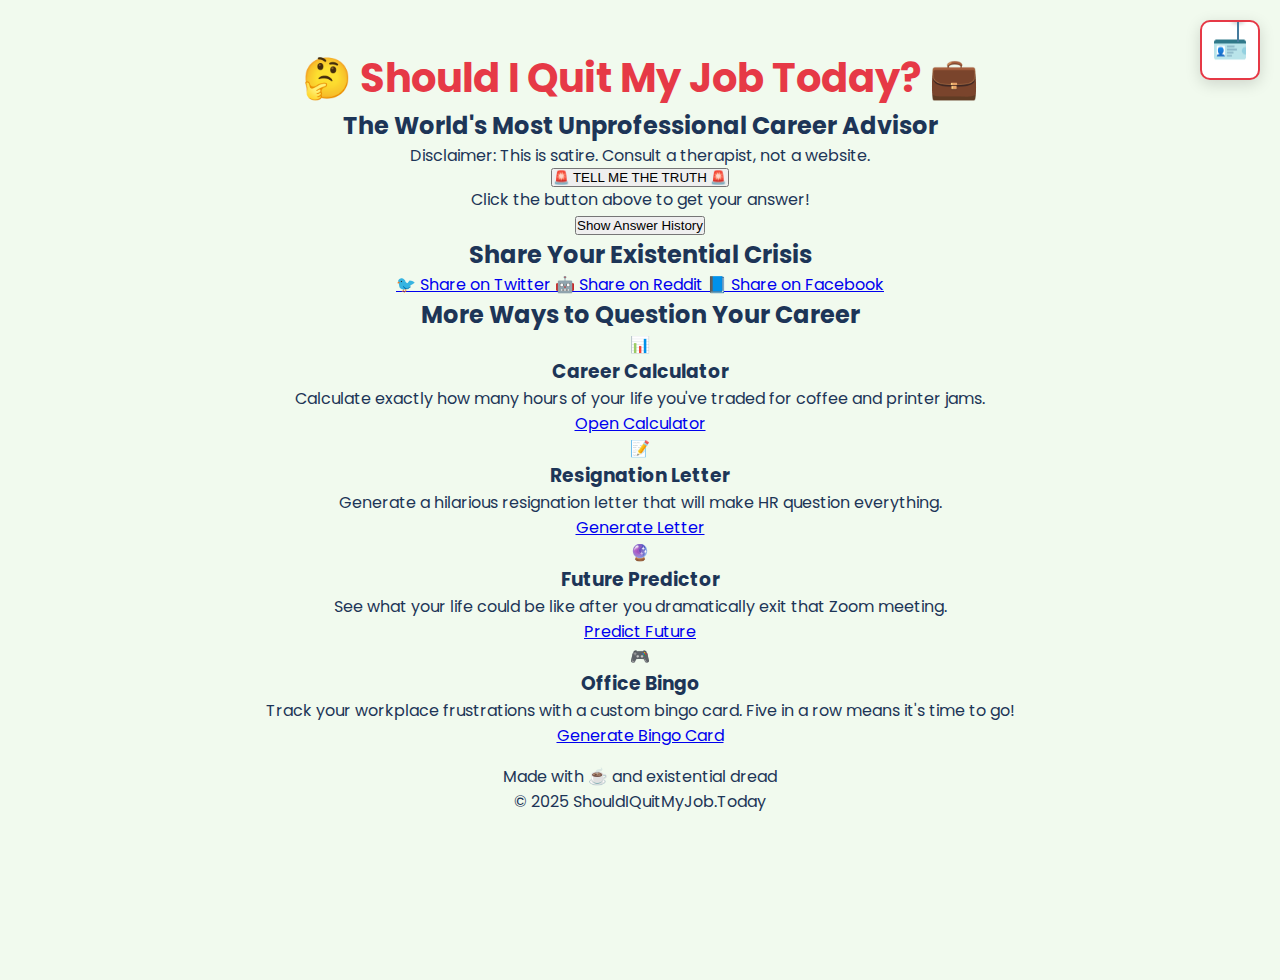
<file: index.html>
<!DOCTYPE html>
<html lang="en">
<head>
    <meta charset="UTF-8">
    <meta name="viewport" content="width=device-width, initial-scale=1.0">
    <meta name="description" content="Should I quit my job? Let this hilarious site decide for you!">
    
    <!-- Favicon -->
    <link rel="icon" type="image/png" href="/favicon.png">
    <link rel="apple-touch-icon" href="/apple-touch-icon.png">
    
    <!-- Theme Color for Mobile Browsers -->
    <meta name="theme-color" content="#4361ee">
    
    <!-- Twitter Card -->
    <meta name="twitter:card" content="summary_large_image">
    <meta name="twitter:title" content="Should I Quit My Job Today?">
    <meta name="twitter:description" content="Let this hilarious site decide for you!">
    <meta name="twitter:image" content="https://shouldiquitmyjob.today/thumbnail.png">
    
    <!-- OpenGraph -->
    <meta property="og:image" content="https://shouldiquitmyjob.today/thumbnail.png">
    <meta property="og:title" content="Should I Quit My Job Today?">
    <meta property="og:description" content="Let this hilarious site decide for you!">
    <meta property="og:url" content="https://shouldiquitmyjob.today">
    <meta property="og:site_name" content="Should I Quit My Job Today?">
    <meta property="og:type" content="website">
    <meta property="og:locale" content="en_US">
    
    <title>Should I Quit My Job Today?</title>
    <link href="https://fonts.googleapis.com/css2?family=Rubik:wght@400;500;600;700&family=Poppins:wght@300;400;500;600;700&display=swap" rel="stylesheet">
    <link rel="stylesheet" href="styles.css">
    <script async src="https://pagead2.googlesyndication.com/pagead/js/adsbygoogle.js?client=ca-pub-XXXXXXXXXXXXXXXX" crossorigin="anonymous"></script>
    <link rel="stylesheet" href="badge-navbar.css">
    <script src="badge-navbar.js" defer></script>

</head>
<body>
    

     
        <!-- Ad Banner -->
        <div class="ad-banner">
            <ins class="adsbygoogle" style="display:block" data-ad-client="ca-pub-XXXXXXXXXXXXXXXX" data-ad-slot="1234567890" data-ad-format="auto"></ins>
        </div>

        <h1>🤔 Should I Quit My Job Today? 💼</h1>
        <!-- In container div after title -->
        <h2 class="subheader">The World's Most Unprofessional Career Advisor</h2>
        <p class="disclaimer">Disclaimer: This is satire. Consult a therapist, not a website.</p>


        <button id="triggerBtn" class="button button-accent">🚨 TELL ME THE TRUTH 🚨</button>

        <div id="answer">Click the button above to get your answer!</div>
        
        <div class="card">
            <button id="historyBtn" class="button button-small">Show Answer History</button>
            <div id="answerHistory"></div>
        </div>

        
        
        <!-- Social Sharing -->
        <h2>Share Your Existential Crisis</h2>
        <div class="social-share">
            <a href="https://twitter.com/share?url=https://shouldiquitmyjob.today&text=This%20site%20told%20me%20to%20quit%20my%20job%20😂" target="_blank" class="share-btn share-twitter">
                🐦 Share on Twitter
            </a>
            <a href="https://reddit.com/submit?url=https://shouldiquitmyjob.today&title=This%20site%20decides%20if%20you%20should%20quit%20your%20job" target="_blank" class="share-btn share-reddit">
                🤖 Share on Reddit
            </a>
            <a href="https://www.facebook.com/sharer/sharer.php?u=https://shouldiquitmyjob.today" target="_blank" class="share-btn share-facebook">
                📘 Share on Facebook
            </a>
        </div>

        <!-- Features Section -->
        <h2>More Ways to Question Your Career</h2>
        <div class="features">
            <div class="feature-card">
                <div class="feature-icon">📊</div>
                <h3>Career Calculator</h3>
                <p>Calculate exactly how many hours of your life you've traded for coffee and printer jams.</p>
                <a href="career-calculator.html" class="button button-small feature-link" data-feature="calculator">Open Calculator</a>
            </div>
            <div class="feature-card">
                <div class="feature-icon">📝</div>
                <h3>Resignation Letter</h3>
                <p>Generate a hilarious resignation letter that will make HR question everything.</p>
                <a href="resignation-letter.html" class="button button-small feature-link" data-feature="letter">Generate Letter</a>
            </div>
            <div class="feature-card">
                <div class="feature-icon">🔮</div>
                <h3>Future Predictor</h3>
                <p>See what your life could be like after you dramatically exit that Zoom meeting.</p>
                <a href="future-predictor.html" class="button button-small feature-link" data-feature="predictor">Predict Future</a>
            </div>
            <div class="feature-card">
                <div class="feature-icon">🎮</div>
                <h3>Office Bingo</h3>
                <p>Track your workplace frustrations with a custom bingo card. Five in a row means it's time to go!</p>
                <a href="office-bingo.html" class="button button-small feature-link" data-feature="bingo">Generate Bingo Card</a>
            </div>
        </div>
    </div>

    <footer>
        <!-- Footer Ad -->
        <div class="ad-banner" style="margin: 1rem auto; width: 80%;">
            <ins class="adsbygoogle" style="display:block" data-ad-client="ca-pub-XXXXXXXXXXXXXXXX" data-ad-slot="0987654321"></ins>
        </div>
        <p>Made with ☕ and existential dread</p>
        <p>© 2025 ShouldIQuitMyJob.Today</p>
    </footer>

    <canvas id="confetti-canvas"></canvas>
    
    <script src="script.js"></script>

    <div class="badge-nav-container">
        <div class="employee-badge" id="employeeBadge">
            <div class="badge-lanyard"></div>
            <div class="badge-flip">
                <div class="badge-icon">🪪</div>
                <div class="badge-content">
                    <div class="badge-photo">
                        <span class="badge-photo-emoji">😎</span>
                    </div>
                    <div class="badge-header">
                        <h3 class="badge-title">EMPLOYEE NAVIGATION</h3>
                        <p class="badge-subtitle">ShouldIQuitMyJob.Today Corp.</p>
                    </div>
                    <ul class="clearance-nav">
                        <li class="clearance-item">
                            <a href="index.html" class="clearance-link" id="home-link">
                                <span class="clearance-icon">🏠</span>
                                <span>Decision Maker</span>
                                <span class="clearance-level level-basic">BASIC</span>
                            </a>
                        </li>
                        <li class="clearance-item">
                            <a href="career-calculator.html" class="clearance-link" id="calculator-link">
                                <span class="clearance-icon">📊</span>
                                <span>Career Calculator</span>
                                <span class="clearance-level level-medium">LEVEL 2</span>
                            </a>
                        </li>
                        <li class="clearance-item">
                            <a href="future-predictor.html" class="clearance-link" id="predictor-link">
                                <span class="clearance-icon">🔮</span>
                                <span>Future Predictor</span>
                                <span class="clearance-level level-high">LEVEL 3</span>
                            </a>
                        </li>
                        <li class="clearance-item">
                            <a href="resignation-letter.html" class="clearance-link" id="letter-link">
                                <span class="clearance-icon">📝</span>
                                <span>Resignation Letter</span>
                                <span class="clearance-level level-top">TOP SECRET</span>
                            </a>
                        </li>
                    </ul>
                    <div class="badge-settings">
                        <h3 class="badge-settings-title">Display Settings</h3>
                        <div class="badge-setting-item">
                            <span>Dark Mode</span>
                            <label class="switch">
                                <input type="checkbox" id="themeToggle">
                                <span class="slider"></span>
                            </label>
                        </div>
                    </div>
                    <div class="badge-footer">
                        ID#: QT-2025-ESC | Expires: Never
                    </div>
                    <div class="badge-detail"></div>
                </div>
            </div>
        </div>
    </div>


</body>
</html>
</file>
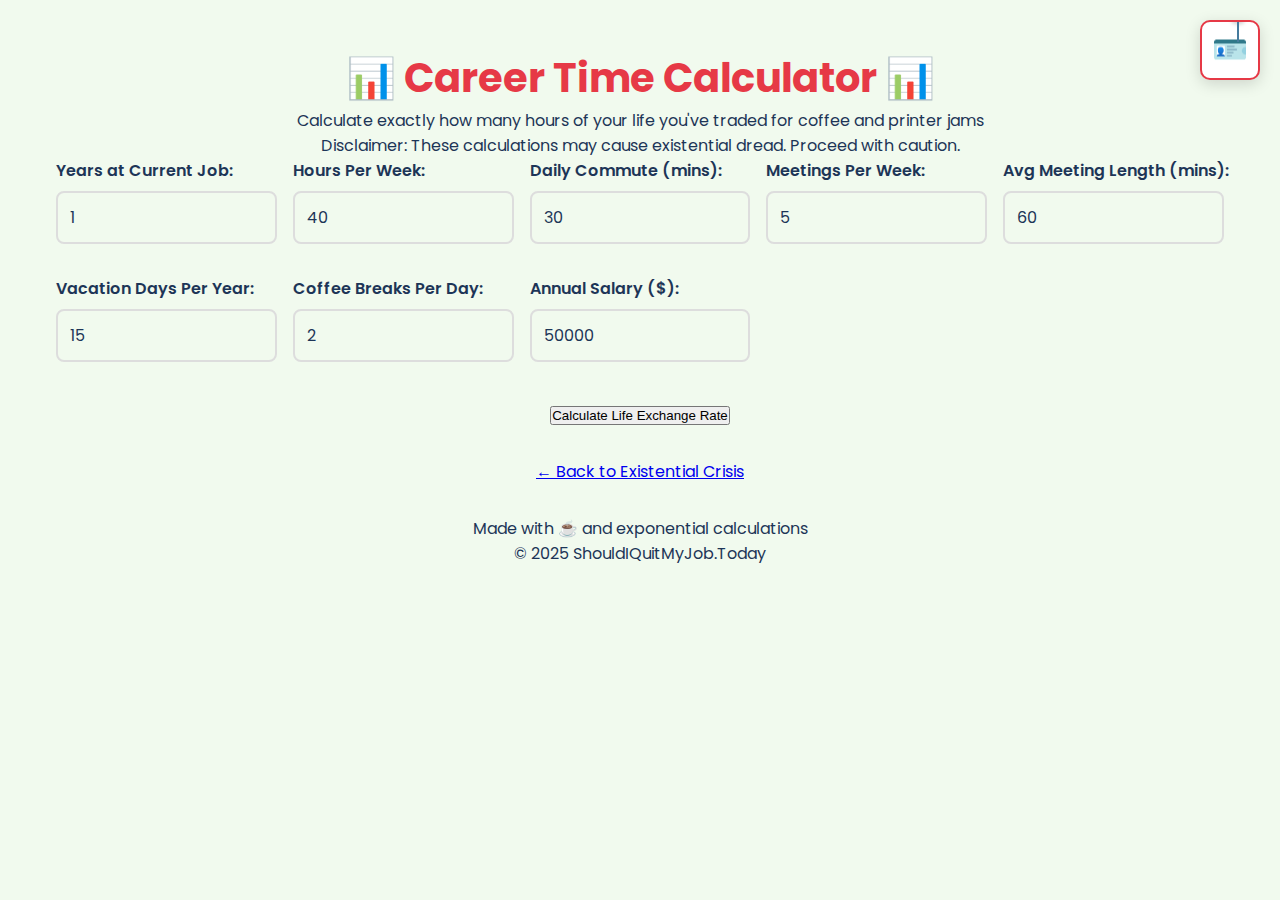
<file: career-calculator.html>
<!DOCTYPE html>
<html lang="en">
<head>
    <meta charset="UTF-8">
    <meta name="viewport" content="width=device-width, initial-scale=1.0">
    <meta name="description" content="Calculate exactly how many hours of your life you've traded for coffee and printer jams.">
    
    <!-- Favicon and Theme Color -->
    <meta name="theme-color" content="#E63946">
    
    <!-- Social Media Tags -->
    <meta property="og:title" content="Career Calculator - Should I Quit My Job Today">
    <meta property="og:description" content="Calculate exactly how many hours of your life you've traded for coffee and printer jams.">
    <meta property="og:type" content="website">
    <meta name="twitter:card" content="summary_large_image">
    
    <title>Career Calculator - Should I Quit My Job Today</title>
    <link href="https://fonts.googleapis.com/css2?family=Poppins:wght@400;600;700&display=swap" rel="stylesheet">
    <link rel="stylesheet" href="styles.css">
    <link rel="stylesheet" href="badge-navbar.css">
    <script src="badge-navbar.js" defer></script>
</head>
<body>
    <div class="container">
        <h1>📊 Career Time Calculator 📊</h1>
        <p class="subheader">Calculate exactly how many hours of your life you've traded for coffee and printer jams</p>
        <p class="disclaimer">Disclaimer: These calculations may cause existential dread. Proceed with caution.</p>
        
        <div class="card">
            <div class="form-controls">
                <div class="form-group">
                    <label for="workYears">Years at Current Job:</label>
                    <input type="number" id="workYears" min="0" max="50" step="0.1" value="1" class="form-input">
                </div>
                
                <div class="form-group">
                    <label for="hoursPerWeek">Hours Per Week:</label>
                    <input type="number" id="hoursPerWeek" min="1" max="100" value="40" class="form-input">
                </div>
                
                <div class="form-group">
                    <label for="commuteMins">Daily Commute (mins):</label>
                    <input type="number" id="commuteMins" min="0" max="240" value="30" class="form-input">
                </div>
                
                <div class="form-group">
                    <label for="meetingsPerWeek">Meetings Per Week:</label>
                    <input type="number" id="meetingsPerWeek" min="0" max="50" value="5" class="form-input">
                </div>
                
                <div class="form-group" style="display: flex; flex-direction: column; align-items: stretch;">
                    <label for="meetingLength" style="margin-bottom: 0.5rem; white-space: nowrap;">Avg Meeting Length (mins):</label>
                    <input type="number" id="meetingLength" min="1" max="240" value="60" class="form-input" style="width: 100%; box-sizing: border-box;">
                </div>
                
                <div class="form-group">
                    <label for="vacationDays">Vacation Days Per Year:</label>
                    <input type="number" id="vacationDays" min="0" max="60" value="15" class="form-input">
                </div>
                
                <div class="form-group">
                    <label for="coffeeBreaks">Coffee Breaks Per Day:</label>
                    <input type="number" id="coffeeBreaks" min="0" max="10" step="0.5" value="2" class="form-input">
                </div>
                
                <div class="form-group">
                    <label for="salary">Annual Salary ($):</label>
                    <input type="number" id="salary" min="0" step="1000" value="50000" class="form-input">
                </div>
            </div>
            
            <button id="calculateBtn" class="button button-accent">Calculate Life Exchange Rate</button>
            
            <div id="resultsContainer" class="results-container" style="display: none;">
                <h3>Your Career Time Analysis</h3>
                
                <div class="results-grid">
                    <div class="result-item">
                        <div class="result-icon">⏰</div>
                        <div class="result-label">Total Working Hours</div>
                        <div id="totalHours" class="result-value">0</div>
                    </div>
                    
                    <div class="result-item">
                        <div class="result-icon">🚗</div>
                        <div class="result-label">Commute Hours</div>
                        <div id="commuteHours" class="result-value">0</div>
                    </div>
                    
                    <div class="result-item">
                        <div class="result-icon">👥</div>
                        <div class="result-label">Meeting Hours</div>
                        <div id="meetingHours" class="result-value">0</div>
                    </div>
                    
                    <div class="result-item">
                        <div class="result-icon">☕</div>
                        <div class="result-label">Coffee Break Hours</div>
                        <div id="coffeeHours" class="result-value">0</div>
                    </div>
                    
                    <div class="result-item highlight">
                        <div class="result-icon">💰</div>
                        <div class="result-label">Your Hourly Rate</div>
                        <div id="hourlyRate" class="result-value">$0</div>
                    </div>
                    
                    <div class="result-item highlight">
                        <div class="result-icon">🎭</div>
                        <div class="result-label">Meetings Per Lifetime</div>
                        <div id="lifetimeMeetings" class="result-value">0</div>
                    </div>
                </div>
                
                <div class="life-exchange">
                    <h4>Life Exchange Calculator</h4>
                    <p>You've traded <span id="lifeDays" class="highlight-text">0</span> days of your life for:</p>
                    <ul id="exchangeList" class="exchange-list">
                        <!-- Dynamically populated -->
                    </ul>
                </div>
                
                <div class="absurd-facts">
                    <h4>Absurd Facts About Your Work Life</h4>
                    <ul id="absurdFacts" class="absurd-list">
                        <!-- Dynamically populated -->
                    </ul>
                </div>
                
                <div class="recommendation">
                    <h4>Official Recommendation</h4>
                    <p id="recommendation" class="recommendation-text"></p>
                </div>
                
                <div class="share-results">
                    <button id="shareResultsBtn" class="button button-small">Share These Depressing Stats</button>
                    <button id="printResultsBtn" class="button button-small">Print for Your Boss</button>
                </div>
            </div>
        </div>
        
        <div class="actions">
            <a href="index.html" class="button button-small">← Back to Existential Crisis</a>
        </div>
    </div>
    
    <footer>
        <p>Made with ☕ and exponential calculations</p>
        <p>© 2025 ShouldIQuitMyJob.Today</p>
    </footer>
    
    <script>
        document.addEventListener('DOMContentLoaded', function() {
            const calculateBtn = document.getElementById('calculateBtn');
            const resultsContainer = document.getElementById('resultsContainer');
            const shareResultsBtn = document.getElementById('shareResultsBtn');
            const printResultsBtn = document.getElementById('printResultsBtn');
            
            // Career exchange items
            const exchangeItems = [
                { name: "Netflix series binges", value: 10, unit: "complete series" },
                { name: "books you could have read", value: 20, unit: "novels" },
                { name: "countries you could have visited", value: 5, unit: "countries" },
                { name: "home-cooked meals", value: 365, unit: "gourmet dinners" },
                { name: "quality time with loved ones", value: 500, unit: "meaningful conversations" },
                { name: "naps in a hammock", value: 200, unit: "perfect naps" },
                { name: "learning a new language", value: 2, unit: "languages" },
                { name: "marathons you could have trained for", value: 4, unit: "marathons" },
                { name: "DIY home improvement projects", value: 15, unit: "renovations" },
                { name: "artistic masterpieces", value: 30, unit: "paintings" }
            ];
            
            // Absurd work facts
            const absurdFacts = [
                "You've nodded in agreement approximately {nodCount} times in meetings without actually paying attention.",
                "You've typed roughly {keyCount} keystrokes, which is enough to write '{bookTitle}' {bookCount} times.",
                "You've said \"let's circle back on this\" approximately {circleCount} times, but only circled back {actualCount} times.",
                "Your fake laughs at your boss's jokes could power a small village for {powerDays} days.",
                "You've spent {emailTime} hours deleting emails you never opened.",
                "You've stared blankly at your computer screen for {blankTime} hours while looking busy.",
                "You've spent {bathroomTime} hours hiding in the bathroom to avoid work.",
                "The amount of coffee you've consumed would fill {poolCount} kiddie pools.",
                "You've used the phrase \"per my last email\" {perEmailCount} times, each time increasing your blood pressure by 2 points.",
                "You've spent {decisionTime} hours deciding what to eat for lunch, only to get the same thing {sameCount}% of the time."
            ];
            
            // Funny recommendations based on results
            const recommendations = [
                { threshold: 1000, text: "You're just getting started! The soul-crushing reality of office life hasn't fully set in yet. Give it time!" },
                { threshold: 3000, text: "Your spirit is only partially broken. Consider a hobby to distract from the impending doom of decades more of this." },
                { threshold: 5000, text: "You're at the perfect balance of experience and disillusionment. Update your resume... just in case." },
                { threshold: 8000, text: "Warning: You've reached dangerous levels of corporate integration. You've started using buzzwords in your personal life." },
                { threshold: 10000, text: "Critical alert! You now refer to your home as your 'remote office' and your pets as 'dependents'. Seek help immediately!" },
                { threshold: 15000, text: "Too late. You are now more spreadsheet than human. Your dreams are in Excel format." },
                { threshold: Infinity, text: "You've transcended human work measurements. You now exist in a perpetual Microsoft Teams call for all eternity." }
            ];
            
            // Perform calculations
            calculateBtn.addEventListener('click', function() {
                // Get input values
                const workYears = parseFloat(document.getElementById('workYears').value) || 0;
                const hoursPerWeek = parseFloat(document.getElementById('hoursPerWeek').value) || 0;
                const commuteMins = parseFloat(document.getElementById('commuteMins').value) || 0;
                const meetingsPerWeek = parseFloat(document.getElementById('meetingsPerWeek').value) || 0;
                const meetingLength = parseFloat(document.getElementById('meetingLength').value) || 0;
                const vacationDays = parseFloat(document.getElementById('vacationDays').value) || 0;
                const coffeeBreaks = parseFloat(document.getElementById('coffeeBreaks').value) || 0;
                const salary = parseFloat(document.getElementById('salary').value) || 0;
                
                // Calculate results
                const workWeeksPerYear = 52 - (vacationDays / 5);
                const totalWorkHours = workYears * workWeeksPerYear * hoursPerWeek;
                const totalCommuteHours = workYears * workWeeksPerYear * 5 * (commuteMins / 60);
                const totalMeetingHours = workYears * workWeeksPerYear * meetingsPerWeek * (meetingLength / 60);
                const totalCoffeeHours = workYears * workWeeksPerYear * 5 * coffeeBreaks * 0.25; // Assuming 15 mins per coffee break
                
                const totalLifeDays = (totalWorkHours + totalCommuteHours) / 24;
                const hourlyRate = salary / (workWeeksPerYear * hoursPerWeek);
                const lifetimeMeetings = workYears * workWeeksPerYear * meetingsPerWeek;
                
                // Update results display
                document.getElementById('totalHours').textContent = Math.round(totalWorkHours).toLocaleString();
                document.getElementById('commuteHours').textContent = Math.round(totalCommuteHours).toLocaleString();
                document.getElementById('meetingHours').textContent = Math.round(totalMeetingHours).toLocaleString();
                document.getElementById('coffeeHours').textContent = Math.round(totalCoffeeHours).toLocaleString();
                document.getElementById('hourlyRate').textContent = '$' + hourlyRate.toFixed(2);
                document.getElementById('lifetimeMeetings').textContent = Math.round(lifetimeMeetings).toLocaleString();
                document.getElementById('lifeDays').textContent = Math.round(totalLifeDays).toLocaleString();
                
                // Fill exchange list
                const exchangeList = document.getElementById('exchangeList');
                exchangeList.innerHTML = '';
                
                // Get 4 random items from the exchange list
                const shuffledExchanges = [...exchangeItems].sort(() => 0.5 - Math.random());
                const selectedExchanges = shuffledExchanges.slice(0, 4);
                
                selectedExchanges.forEach(item => {
                    const scaledValue = Math.round(item.value * (totalLifeDays / 365));
                    const listItem = document.createElement('li');
                    listItem.innerHTML = `<span class="exchange-value">${scaledValue.toLocaleString()}</span> ${item.unit} of ${item.name}`;
                    exchangeList.appendChild(listItem);
                });
                
                // Fill absurd facts
                const absurdFactsList = document.getElementById('absurdFacts');
                absurdFactsList.innerHTML = '';
                
                // Get 4 random absurd facts
                const shuffledFacts = [...absurdFacts].sort(() => 0.5 - Math.random());
                const selectedFacts = shuffledFacts.slice(0, 4);
                
                selectedFacts.forEach(fact => {
                    // Replace placeholders with random appropriate values
                    let filledFact = fact
                        .replace('{nodCount}', Math.round(totalMeetingHours * 12).toLocaleString())
                        .replace('{keyCount}', Math.round(totalWorkHours * 1500).toLocaleString())
                        .replace('{bookTitle}', ['War and Peace', 'The Lord of the Rings', 'The Complete Works of Shakespeare', 'The Dictionary'][Math.floor(Math.random() * 4)])
                        .replace('{bookCount}', Math.round(totalWorkHours / 100).toLocaleString())
                        .replace('{circleCount}', Math.round(meetingsPerWeek * workYears * 10).toLocaleString())
                        .replace('{actualCount}', Math.round(meetingsPerWeek * workYears).toLocaleString())
                        .replace('{powerDays}', Math.round(totalMeetingHours / 24).toLocaleString())
                        .replace('{emailTime}', Math.round(totalWorkHours * 0.1).toLocaleString())
                        .replace('{blankTime}', Math.round(totalWorkHours * 0.2).toLocaleString())
                        .replace('{bathroomTime}', Math.round(totalWorkHours * 0.05).toLocaleString())
                        .replace('{poolCount}', Math.round(workYears * 250 / 100).toLocaleString())
                        .replace('{perEmailCount}', Math.round(workYears * 52).toLocaleString())
                        .replace('{decisionTime}', Math.round(workYears * 250 * 0.25).toLocaleString())
                        .replace('{sameCount}', Math.round(70 + Math.random() * 20));
                    
                    const listItem = document.createElement('li');
                    listItem.textContent = filledFact;
                    absurdFactsList.appendChild(listItem);
                });
                
                // Set recommendation
                const recommendation = document.getElementById('recommendation');
                let selectedRecommendation = recommendations[recommendations.length - 1].text;
                
                for (const rec of recommendations) {
                    if (totalWorkHours <= rec.threshold) {
                        selectedRecommendation = rec.text;
                        break;
                    }
                }
                
                recommendation.textContent = selectedRecommendation;
                
                // Show results container with animation
                resultsContainer.style.display = 'block';
                resultsContainer.style.opacity = 0;
                
                // Simple fade in animation
                let opacity = 0;
                const fadeIn = setInterval(() => {
                    if (opacity >= 1) {
                        clearInterval(fadeIn);
                    }
                    resultsContainer.style.opacity = opacity;
                    opacity += 0.1;
                }, 30);
                
                // Scroll to results
                resultsContainer.scrollIntoView({ behavior: 'smooth', block: 'start' });
            });
            
            // Share results (mock functionality)
            shareResultsBtn.addEventListener('click', function() {
                alert("You were about to share how much of your life you've wasted at work, but realized that might make your current employer unhappy. Crisis averted!");
            });
            
            // Print results (mock functionality)
            // Print results (proper functionality with humor)
            printResultsBtn.addEventListener('click', function() {
                if(confirm("Printing these stats for your boss would be a pretty bold way to start a resignation conversation. Are you sure about that?")) {
                    window.print();
                }
            });
        });
    </script>
    
    <style>
        /* Additional styles for the calculator page */
        .form-controls {
            display: grid;
            grid-template-columns: repeat(auto-fill, minmax(200px, 1fr));
            gap: 1rem;
            margin-bottom: 1.5rem;
        }
        
        .form-group {
            display: flex;
            flex-direction: column;
            margin-bottom: 1rem;
        }
        
        .form-input {
            padding: 0.8rem;
            border: 2px solid var(--secondary);
            border-radius: 8px;
            font-family: 'Poppins', sans-serif;
            font-size: 1rem;
            transition: all 0.3s;
        }
        
        .form-input:focus {
            border-color: var(--primary);
            outline: none;
            box-shadow: 0 0 0 3px rgba(230, 57, 70, 0.2);
        }
        
        label {
            margin-bottom: 0.5rem;
            font-weight: 600;
            color: var(--secondary);
        }
        
        /* Results styling */
        .results-container {
            margin-top: 2rem;
            border-top: 2px dashed var(--secondary);
            padding-top: 1.5rem;
            transition: opacity 0.3s ease;
        }
        
        .results-grid {
            display: grid;
            grid-template-columns: repeat(auto-fill, minmax(180px, 1fr));
            gap: 1rem;
            margin: 1.5rem 0;
        }
        
        .result-item {
            background: white;
            padding: 1rem;
            border-radius: 8px;
            box-shadow: 0 3px 10px rgba(0, 0, 0, 0.1);
            text-align: center;
            transition: all 0.3s;
        }
        
        .result-item:hover {
            transform: translateY(-5px);
        }
        
        .result-icon {
            font-size: 2rem;
            margin-bottom: 0.5rem;
        }
        
        .result-label {
            font-size: 0.9rem;
            color: var(--light-text);
            margin-bottom: 0.5rem;
        }
        
        .result-value {
            font-size: 1.5rem;
            font-weight: bold;
            color: var(--secondary);
        }
        
        .highlight {
            border-left: 4px solid var(--primary);
        }
        
        .highlight-text {
            color: var(--primary);
            font-weight: bold;
            font-size: 1.2em;
        }
        
        /* Life exchange section */
        .life-exchange, .absurd-facts, .recommendation {
            background: white;
            padding: 1.5rem;
            border-radius: 8px;
            margin: 1.5rem 0;
            box-shadow: 0 3px 10px rgba(0, 0, 0, 0.1);
        }
        
        .exchange-list, .absurd-list {
            list-style-type: none;
            padding: 0;
            margin: 1rem 0;
        }
        
        .exchange-list li, .absurd-list li {
            padding: 0.5rem 0;
            border-bottom: 1px solid #f0f0f0;
        }
        
        .exchange-value {
            color: var(--primary);
            font-weight: bold;
        }
        
        .recommendation-text {
            font-size: 1.2rem;
            font-style: italic;
            color: var(--text);
            border-left: 4px solid var(--accent);
            padding-left: 1rem;
        }
        
        .share-results {
            display: flex;
            gap: 1rem;
            justify-content: center;
            margin-top: 1.5rem;
            flex-wrap: wrap;
        }
        
        .actions {
            margin: 2rem 0;
            text-align: center;
        }
        
        @media (max-width: 768px) {
            .form-controls {
                grid-template-columns: 1fr;
            }
            
            .results-grid {
                grid-template-columns: 1fr;
            }
            
            .share-results {
                flex-direction: column;
            }
        }
    </style>

<div class="badge-nav-container">
    <div class="employee-badge" id="employeeBadge">
        <div class="badge-lanyard"></div>
        <div class="badge-flip">
            <div class="badge-icon">🪪</div>
            <div class="badge-content">
                <div class="badge-photo">
                    <span class="badge-photo-emoji">😎</span>
                </div>
                <div class="badge-header">
                    <h3 class="badge-title">EMPLOYEE NAVIGATION</h3>
                    <p class="badge-subtitle">ShouldIQuitMyJob.Today Corp.</p>
                </div>
                <ul class="clearance-nav">
                    <li class="clearance-item">
                        <a href="index.html" class="clearance-link" id="home-link">
                            <span class="clearance-icon">🏠</span>
                            <span>Decision Maker</span>
                            <span class="clearance-level level-basic">BASIC</span>
                        </a>
                    </li>
                    <li class="clearance-item">
                        <a href="career-calculator.html" class="clearance-link" id="calculator-link">
                            <span class="clearance-icon">📊</span>
                            <span>Career Calculator</span>
                            <span class="clearance-level level-medium">LEVEL 2</span>
                        </a>
                    </li>
                    <li class="clearance-item">
                        <a href="future-predictor.html" class="clearance-link" id="predictor-link">
                            <span class="clearance-icon">🔮</span>
                            <span>Future Predictor</span>
                            <span class="clearance-level level-high">LEVEL 3</span>
                        </a>
                    </li>
                    <li class="clearance-item">
                        <a href="resignation-letter.html" class="clearance-link" id="letter-link">
                            <span class="clearance-icon">📝</span>
                            <span>Resignation Letter</span>
                            <span class="clearance-level level-top">TOP SECRET</span>
                        </a>
                    </li>
                </ul>
                <div class="badge-settings">
                    <h3 class="badge-settings-title">Display Settings</h3>
                    <div class="badge-setting-item">
                        <span>Dark Mode</span>
                        <label class="switch">
                            <input type="checkbox" id="themeToggle">
                            <span class="slider"></span>
                        </label>
                    </div>
                </div>
                <div class="badge-footer">
                    ID#: QT-2025-ESC | Expires: Never
                </div>
                <div class="badge-detail"></div>
            </div>
        </div>
    </div>
</div>


  
</body>
</html>
</file>
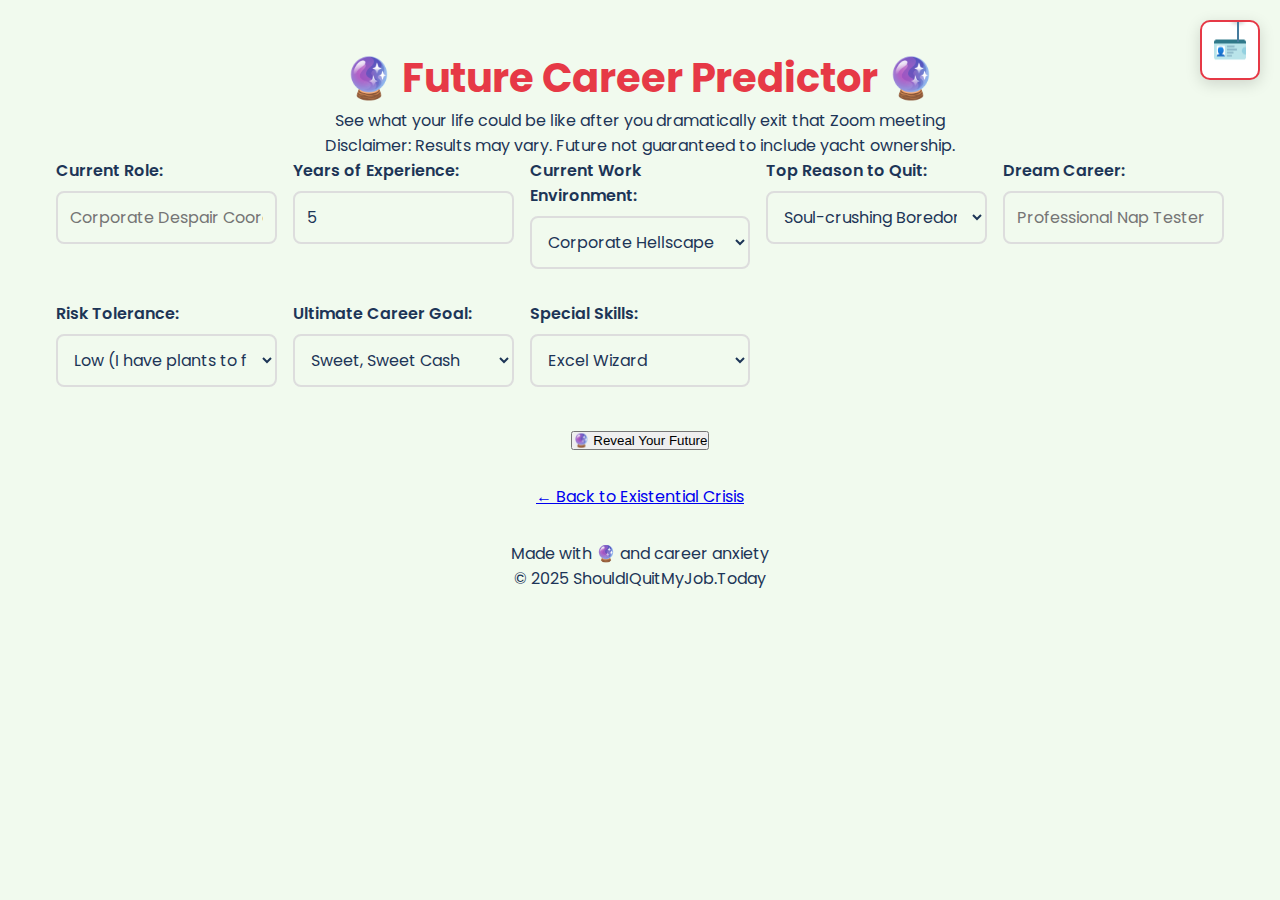
<file: future-predictor.html>
<!DOCTYPE html>
<html lang="en">
<head>
    <meta charset="UTF-8">
    <meta name="viewport" content="width=device-width, initial-scale=1.0">
    <meta name="description" content="See what your life could be like after you dramatically exit that Zoom meeting.">
    
    <!-- Favicon and Theme Color -->
    <meta name="theme-color" content="#E63946">
    
    <!-- Social Media Tags -->
    <meta property="og:title" content="Future Predictor - Should I Quit My Job Today">
    <meta property="og:description" content="See what your life could be like after you dramatically exit that Zoom meeting.">
    <meta property="og:type" content="website">
    <meta name="twitter:card" content="summary_large_image">
    
    <title>Future Predictor - Should I Quit My Job Today</title>
    <link href="https://fonts.googleapis.com/css2?family=Poppins:wght@400;600;700&display=swap" rel="stylesheet">
    <link rel="stylesheet" href="styles.css">
    <link rel="stylesheet" href="badge-navbar.css">
    <script src="badge-navbar.js" defer></script>

</head>
<body>
    <div class="container">
        <h1>🔮 Future Career Predictor 🔮</h1>
        <p class="subheader">See what your life could be like after you dramatically exit that Zoom meeting</p>
        <p class="disclaimer">Disclaimer: Results may vary. Future not guaranteed to include yacht ownership.</p>
        
        <div class="card">
            <div class="form-controls">
                <div class="form-group">
                    <label for="currentRole">Current Role:</label>
                    <input type="text" id="currentRole" placeholder="Corporate Despair Coordinator" class="form-input">
                </div>
                
                <div class="form-group">
                    <label for="yearsExperience">Years of Experience:</label>
                    <input type="number" id="yearsExperience" min="0" max="50" value="5" class="form-input">
                </div>
                
                <div class="form-group">
                    <label for="workEnvironment">Current Work Environment:</label>
                    <select id="workEnvironment" class="form-input">
                        <option value="corporate">Corporate Hellscape</option>
                        <option value="startup">Chaotic Startup</option>
                        <option value="nonprofit">Underfunded Nonprofit</option>
                        <option value="freelance">Freelance Uncertainty</option>
                        <option value="government">Bureaucratic Nightmare</option>
                    </select>
                </div>
                
                <div class="form-group">
                    <label for="reasonToQuit">Top Reason to Quit:</label>
                    <select id="reasonToQuit" class="form-input">
                        <option value="bored">Soul-crushing Boredom</option>
                        <option value="toxic">Toxic Coworkers</option>
                        <option value="money">Insulting Compensation</option>
                        <option value="purpose">Lack of Purpose</option>
                        <option value="micromanaged">Excessive Micromanagement</option>
                        <option value="overworked">Burnout/Overwork</option>
                    </select>
                </div>
                
                <div class="form-group">
                    <label for="dreamJob">Dream Career:</label>
                    <input type="text" id="dreamJob" placeholder="Professional Nap Tester" class="form-input">
                </div>
                
                <div class="form-group">
                    <label for="riskTolerance">Risk Tolerance:</label>
                    <select id="riskTolerance" class="form-input">
                        <option value="low">Low (I have plants to feed)</option>
                        <option value="medium">Medium (I have some savings)</option>
                        <option value="high">High (YOLO energy)</option>
                        <option value="extreme">Extreme (Already sold my furniture)</option>
                    </select>
                </div>
                
                <div class="form-group">
                    <label for="careerGoal">Ultimate Career Goal:</label>
                    <select id="careerGoal" class="form-input">
                        <option value="money">Sweet, Sweet Cash</option>
                        <option value="balance">Work-Life Balance</option>
                        <option value="impact">Making a Difference</option>
                        <option value="fame">Fame and Glory</option>
                        <option value="minimal">Minimal Effort, Maximum Results</option>
                    </select>
                </div>
                
                <div class="form-group">
                    <label for="skillLevel">Special Skills:</label>
                    <select id="skillLevel" class="form-input">
                        <option value="excel">Excel Wizard</option>
                        <option value="meeting">Professional Meeting Survivor</option>
                        <option value="emails">Email Ninja</option>
                        <option value="buzzwords">Buzzword Generator</option>
                        <option value="coffee">Coffee Consumption Champion</option>
                    </select>
                </div>
            </div>
            
            <button id="predictBtn" class="button button-accent">🔮 Reveal Your Future</button>
            
            <div id="predictionContainer" class="prediction-container" style="display: none;">
                <h3>Your Post-Resignation Future</h3>
                
                <div class="timeline">
                    <div class="timeline-item">
                        <div class="timeline-marker">Day 1</div>
                        <div class="timeline-content" id="day1"></div>
                    </div>
                    
                    <div class="timeline-item">
                        <div class="timeline-marker">Week 1</div>
                        <div class="timeline-content" id="week1"></div>
                    </div>
                    
                    <div class="timeline-item">
                        <div class="timeline-marker">Month 1</div>
                        <div class="timeline-content" id="month1"></div>
                    </div>
                    
                    <div class="timeline-item">
                        <div class="timeline-marker">Year 1</div>
                        <div class="timeline-content" id="year1"></div>
                    </div>
                    
                    <div class="timeline-item highlight">
                        <div class="timeline-marker">5 Years Later</div>
                        <div class="timeline-content" id="year5"></div>
                    </div>
                </div>
                
                <div class="future-career">
                    <h4>Your Future Career</h4>
                    <div id="futureCareer" class="future-career-content"></div>
                </div>
                
                <div class="career-stats">
                    <h4>Key Life Stats</h4>
                    <div class="stats-grid">
                        <div class="stat-item">
                            <div class="stat-label">Happiness Level</div>
                            <div class="stat-bar-container">
                                <div id="happinessBar" class="stat-bar" style="width: 0%"></div>
                            </div>
                            <div id="happinessValue" class="stat-value">0%</div>
                        </div>
                        
                        <div class="stat-item">
                            <div class="stat-label">Financial Success</div>
                            <div class="stat-bar-container">
                                <div id="moneyBar" class="stat-bar money-bar" style="width: 0%"></div>
                            </div>
                            <div id="moneyValue" class="stat-value">0%</div>
                        </div>
                        
                        <div class="stat-item">
                            <div class="stat-label">Work-Life Balance</div>
                            <div class="stat-bar-container">
                                <div id="balanceBar" class="stat-bar balance-bar" style="width: 0%"></div>
                            </div>
                            <div id="balanceValue" class="stat-value">0%</div>
                        </div>
                        
                        <div class="stat-item">
                            <div class="stat-label">Career Fulfillment</div>
                            <div class="stat-bar-container">
                                <div id="fulfillmentBar" class="stat-bar fulfillment-bar" style="width: 0%"></div>
                            </div>
                            <div id="fulfillmentValue" class="stat-value">0%</div>
                        </div>
                    </div>
                </div>
                
                <div class="alternate-futures">
                    <h4>Alternate Timeline</h4>
                    <p>In a parallel universe where you stayed at your job:</p>
                    <div id="alternateFuture" class="alternate-future-content"></div>
                </div>
                
                <div class="tweet-prediction">
                    <h4>Your Future Tweet</h4>
                    <div class="tweet-box">
                        <div class="tweet-header">
                            <span class="tweet-name">Future You</span>
                            <span class="tweet-handle">@FreeFromCorporatePrison</span>
                        </div>
                        <div id="tweetContent" class="tweet-content"></div>
                        <div class="tweet-date">Posted <span id="tweetDate"></span></div>
                    </div>
                </div>
                
                <div class="share-results">
                    <button id="sharePredictionBtn" class="button button-small">Share This Future</button>
                    <button id="tryAgainBtn" class="button button-small">Try Different Future</button>
                </div>
            </div>
        </div>
        
        <div class="actions">
            <a href="index.html" class="button button-small">← Back to Existential Crisis</a>
        </div>
    </div>
    
    <footer>
        <p>Made with 🔮 and career anxiety</p>
        <p>© 2025 ShouldIQuitMyJob.Today</p>
    </footer>
    
    <script>
        document.addEventListener('DOMContentLoaded', function() {
            const predictBtn = document.getElementById('predictBtn');
            const predictionContainer = document.getElementById('predictionContainer');
            const sharePredictionBtn = document.getElementById('sharePredictionBtn');
            const tryAgainBtn = document.getElementById('tryAgainBtn');
            
            // Future prediction content libraries
            const day1Scenarios = {
                corporate: [
                    "You wake up 3 hours later than usual and experience a strange feeling. After a moment, you realize it's called 'happiness.' You spend the day deleting Slack from all your devices.",
                    "You send a department-wide email with 8 spelling errors and don't even care. Freedom tastes like not proofreading.",
                    "You set up an auto-reply email that just says 'I'm not here. And I never will be again.' Your phone is bombarded with panicked texts from your former boss.",
                ],
                startup: [
                    "You delete all 17 productivity apps from your phone and experience a euphoric high when your notification count drops to zero.",
                    "You realize you've been wearing the company hoodie and quickly throw it into the ceremonial 'startup recovery' fire you've prepared in your backyard.",
                    "You check LinkedIn and discover your CEO has already posted an inspirational message about 'overcoming team setbacks.' You block them."
                ],
                nonprofit: [
                    "You write thank-you notes to yourself for all the unpaid overtime you contributed to a cause that still matters to you, even if the workplace was dysfunctional.",
                    "You disable email notifications and immediately feel your blood pressure drop to normal levels for the first time in years.",
                    "You realize you've been conditioned to feel guilty about self-care and spend the day deliberately doing nothing productive."
                ],
                freelance: [
                    "You fire your most annoying client with a professionally worded email. Then you send a second email with just a 'bye forever' gif because professionalism is no longer your concern.",
                    "You turn off your 17 different income stream trackers and sleep peacefully through the entire day.",
                    "You merge your 'work' and 'personal' calendars into one called 'just life now' and delete all recurring client meetings."
                ],
                government: [
                    "You shred your collection of bureaucratic form templates that you've been hoarding. It takes three hours because there are so many.",
                    "You realize you no longer have to pretend to understand acronyms. You spend the day saying acronyms incorrectly out loud just because you can.",
                    "You wear jeans and a t-shirt all day, occasionally looking at yourself in the mirror and whispering 'business casual no more.'"
                ]
            };
            
            const week1Scenarios = {
                bored: [
                    "You start 7 different hobby projects simultaneously because your brain is finally free to be interested in things again.",
                    "You catch yourself staring at a wall for 30 minutes, but instead of feeling guilty about lost productivity, you realize you were actually thinking creative thoughts for once."
                ],
                toxic: [
                    "Your sleep quality improves dramatically. You realize you haven't had a stress dream about your coworkers in days.",
                    "You unfriend all your former colleagues on social media and feel a wave of relief wash over you. You celebrate with ice cream."
                ],
                money: [
                    "You create a detailed budget spreadsheet that doesn't make you cry. Your Excel skills are finally being used for self-care.",
                    "You apply for three jobs that all pay better than your last position and wonder why you waited so long."
                ],
                purpose: [
                    "You volunteer at a local organization and feel more accomplished in 3 hours than you did in 3 years at your previous job.",
                    "You start a blog about finding meaningful work. Your first post is titled 'How I Escaped Corporate Purgatory' and gets surprisingly good traffic."
                ],
                micromanaged: [
                    "You rearrange your furniture just because you can make decisions without approval now. It's exhilarating.",
                    "You realize you've checked your phone 75% less because no one is messaging you asking for updates every 15 minutes."
                ],
                overworked: [
                    "Your friends comment that you look 5 years younger after just one week of adequate sleep and reduced stress.",
                    "You establish healthy boundaries by setting up a fake work schedule, then deliberately breaking it just because you can."
                ]
            };
            
            const month1Scenarios = {
                low: [
                    "Playing it safe has kept your anxiety manageable. You've lined up part-time work that covers the bills while you explore better options.",
                    "Your careful planning has paid off with minimal financial stress. You've cut some luxury expenses but your plants are still well-fed and happy."
                ],
                medium: [
                    "Your calculated risk is working out. You've tapped some savings, but new job prospects are looking promising.",
                    "You've created a six-month runway by cutting unnecessary expenses. Your coffee habit remains gloriously intact."
                ],
                high: [
                    "Your boldness is paying dividends. A former colleague connected you with an exciting opportunity that never would have happened if you hadn't quit.",
                    "Living without a safety net has accelerated your job search. You've had 5 interviews and 2 promising offers."
                ],
                extreme: [
                    "You're living on a friend's couch but have never felt more alive. Your absence of furniture has been rebranded as 'minimalist lifestyle consulting' on your new business cards.",
                    "Your complete life reset is going surprisingly well. Turns out selling all your possessions was both financially and psychologically liberating."
                ]
            };
            
            const year1Scenarios = {
                money: [
                    "Your focus on financial success has paid off. You've increased your income by 20% and established multiple revenue streams.",
                    "Your salary negotiation skills have improved dramatically now that you're not desperate. Your new compensation package includes benefits you didn't even know existed."
                ],
                balance: [
                    "You now have a '5-to-9' instead of a '9-to-5' - 5pm to 9am is strictly your personal time, and you're healthier for it.",
                    "You've mastered the four-day workweek and spend every Friday on personal projects. Your last job's HR director would be scandalized."
                ],
                impact: [
                    "Your work now directly helps people in tangible ways. The thank-you notes you've received are worth more than any performance review from your old job.",
                    "You've found a role where your values and skills align. The sense of purpose has improved every aspect of your life."
                ],
                fame: [
                    "Your industry podcast has a small but dedicated following. Three people recognized your voice at a conference, which you found both weird and gratifying.",
                    "Your thought leadership pieces have been gaining traction. You're not famous famous, but you're '7,500 LinkedIn followers' famous."
                ],
                minimal: [
                    "You've perfected the art of setting low expectations and then comfortably meeting them. Your stress levels are at an all-time low.",
                    "Your efficiency systems mean you complete a full day's work in 4 hours, leaving plenty of time for your true passion: naps."
                ]
            };
            
            const year5Careers = {
                excel: [
                    "DATA VISUALIZATION CONSULTANT: Your spreadsheet wizardry has evolved into creating intuitive dashboards that make complex data accessible. Companies pay you obscene amounts of money to make their numbers look pretty and understandable.",
                    "PRODUCTIVITY SYSTEMS ARCHITECT: You've developed a methodology that optimizes workflows using advanced Excel formulas. Silicon Valley executives pay thousands for your workshops."
                ],
                meeting: [
                    "CORPORATE RETREAT DESIGNER: You've channeled your meeting survival skills into creating actually useful team-building experiences. Your specialty is 'meetings that should have been emails, reimagined as fun activities.'",
                    "BUSINESS MEDITATION COACH: You teach executives how to survive their own meetings by bringing mindfulness principles to the boardroom. Your book 'Zen and the Art of Not Checking Email During Meetings' is a bestseller."
                ],
                emails: [
                    "DIGITAL COMMUNICATION STRATEGIST: You've turned your email ninja skills into a consulting business that helps teams communicate more effectively. Your inbox zero method has a cult following.",
                    "TECHNICAL DOCUMENTATION EXPERT: Your ability to clearly communicate complex ideas has made you invaluable in the tech sector. You haven't used the phrase 'per my last email' in years."
                ],
                buzzwords: [
                    "BRANDING CONSULTANT: You've redirected your buzzword fluency into creating authentic brand messaging. The irony is not lost on you.",
                    "CORPORATE SATIRE WRITER: You've parlayed your intimate knowledge of business jargon into a successful career writing satire. Your corporate buzzword bingo app has 500,000 downloads."
                ],
                coffee: [
                    "ARTISAN COFFEE IMPORTER: Your refined caffeine palate led you to discover small-batch coffee farms. You now supply beans to high-end cafes across the country.",
                    "WORKPLACE CULTURE CONSULTANT: You've transformed your coffee break networking skills into a business that helps companies build more connected teams. Coffee is still expensed."
                ]
            };
            
            const alternateFutures = {
                corporate: "You would have been promoted to Senior Despair Coordinator, with a 3% raise and twice the responsibilities. Your desk plant would have died from neglect.",
                startup: "The company would have gone through three pivots, changed its name twice, and you'd still be waiting for your equity to be worth something.",
                nonprofit: "You'd be running on fumes, sustained only by occasional thank-you notes from beneficiaries and the free snacks provided during donor meetings.",
                freelance: "You'd have added seven more productivity tools to your workflow while actually becoming less productive. Your rates would still be the same.",
                government: "You'd have achieved mastery of 137 more acronyms and could navigate 24 different approval processes blindfolded. Your retirement countdown calendar would be prominently displayed."
            };
            
            const tweets = [
                "Can't believe it's been {years} years since I quit that soul-crushing job. Best decision ever. #FreedomFriday #CareerGlow",
                "Remembering how I used to dread Mondays at my old job. Now I'm {activity} and getting paid for it! #BestDecisionEver #QuitYourJob",
                "If you're reading this and hate your job, consider this your sign. I quit {years} years ago today and have never looked back. #NoRegrets",
                "LinkedIn just reminded me I'm celebrating {years} years of freedom from corporate servitude. My only regret is not leaving sooner!",
                "Today marks {years} years since I traded my security badge for {newCareer}. My stress levels (and bank account) thank me. #QuitYourJob",
                "POV: You quit your toxic job and {years} years later you're {activity} while your old company is still sending 'urgent' emails at 9pm. #Blessed",
                "This day {years} years ago I was nervously drafting my resignation letter. Now I'm {activity}. Trust your gut, folks. #BestDecisionEver"
            ];
            
            const tweetActivities = [
                "working from a beach in Bali",
                "setting my own hours",
                "actually using my PTO without guilt",
                "working with people who value my contributions",
                "getting paid what I'm worth",
                "sleeping past 6am by choice",
                "wearing pajamas to 'management meetings'",
                "declining meeting invites without anxiety",
                "using my 'emergency' fund for actual emergencies, not mental health days"
            ];
            
            const newCareers = [
                "entrepreneurial freedom",
                "a career that respects my boundaries",
                "work that actually matters",
                "a job that energizes instead of drains me",
                "coworkers who aren't secretly plotting my downfall",
                "a boss who knows my actual name"
            ];
            
            // Function to generate prediction
            predictBtn.addEventListener('click', function() {
                // Get input values
                const currentRole = document.getElementById('currentRole').value || "Corporate Drone";
                const workEnvironment = document.getElementById('workEnvironment').value;
                const reasonToQuit = document.getElementById('reasonToQuit').value;
                const riskTolerance = document.getElementById('riskTolerance').value;
                const careerGoal = document.getElementById('careerGoal').value;
                const skillLevel = document.getElementById('skillLevel').value;
                const dreamJob = document.getElementById('dreamJob').value || "Something fulfilling";
                
                // Generate timeline scenarios
                const day1 = day1Scenarios[workEnvironment][Math.floor(Math.random() * day1Scenarios[workEnvironment].length)];
                const week1 = week1Scenarios[reasonToQuit][Math.floor(Math.random() * week1Scenarios[reasonToQuit].length)];
                const month1 = month1Scenarios[riskTolerance][Math.floor(Math.random() * month1Scenarios[riskTolerance].length)];
                const year1 = year1Scenarios[careerGoal][Math.floor(Math.random() * year1Scenarios[careerGoal].length)];
                const year5Career = year5Careers[skillLevel][Math.floor(Math.random() * year5Careers[skillLevel].length)];
                
                // Generate stats
                let happiness, money, balance, fulfillment;
                
                // Risk tolerance affects initial happiness and money
                switch(riskTolerance) {
                    case 'low':
                        happiness = 65 + Math.floor(Math.random() * 20);
                        money = 50 + Math.floor(Math.random() * 20);
                        break;
                    case 'medium':
                        happiness = 70 + Math.floor(Math.random() * 20);
                        money = 60 + Math.floor(Math.random() * 25);
                        break;
                    case 'high':
                        happiness = 75 + Math.floor(Math.random() * 25);
                        money = 40 + Math.floor(Math.random() * 60); // Higher variance
                        break;
                    case 'extreme':
                        happiness = 80 + Math.floor(Math.random() * 20);
                        money = 30 + Math.floor(Math.random() * 70); // Highest variance
                        break;
                }
                
                // Career goal affects balance and fulfillment
                switch(careerGoal) {
                    case 'money':
                        balance = 40 + Math.floor(Math.random() * 30);
                        fulfillment = 50 + Math.floor(Math.random() * 40);
                        money += 20; // Bonus for money focus
                        break;
                    case 'balance':
                        balance = 80 + Math.floor(Math.random() * 20);
                        fulfillment = 60 + Math.floor(Math.random() * 30);
                        money -= 10; // Slight penalty for balance focus
                        break;
                    case 'impact':
                        balance = 50 + Math.floor(Math.random() * 30);
                        fulfillment = 80 + Math.floor(Math.random() * 20);
                        break;
                    case 'fame':
                        balance = 30 + Math.floor(Math.random() * 40);
                        fulfillment = 70 + Math.floor(Math.random() * 30);
                        break;
                    case 'minimal':
                        balance = 90 + Math.floor(Math.random() * 10);
                        fulfillment = 40 + Math.floor(Math.random() * 50);
                        money -= 20; // Penalty for minimal effort
                        break;
                }
                
                // Ensure values are within bounds
                happiness = Math.min(100, Math.max(0, happiness));
                money = Math.min(100, Math.max(0, money));
                balance = Math.min(100, Math.max(0, balance));
                fulfillment = Math.min(100, Math.max(0, fulfillment));
                
                // Generate alternative future
                const alternateFuture = alternateFutures[workEnvironment];
                
                // Generate tweet
                const randomTweet = tweets[Math.floor(Math.random() * tweets.length)]
                    .replace('{years}', Math.floor(Math.random() * 5) + 1)
                    .replace('{activity}', tweetActivities[Math.floor(Math.random() * tweetActivities.length)])
                    .replace('{newCareer}', newCareers[Math.floor(Math.random() * newCareers.length)]);
                
                // Future date for tweet
                const futureDate = new Date();
                futureDate.setFullYear(futureDate.getFullYear() + Math.floor(Math.random() * 5) + 1);
                const futureDateStr = futureDate.toLocaleDateString('en-US', { year: 'numeric', month: 'long', day: 'numeric' });
                
                // Update the DOM
                document.getElementById('day1').textContent = day1;
                document.getElementById('week1').textContent = week1;
                document.getElementById('month1').textContent = month1;
                document.getElementById('year1').textContent = year1;
                document.getElementById('year5').textContent = `You've fully transitioned into your new identity as: ${currentRole.toUpperCase()} ➡️ ${year5Career}`;
                
                // Future career details
                const futureCareerText = year5Career.split(':');
                const careerTitle = futureCareerText[0];
                const careerDescription = futureCareerText[1] || "You're thriving in a role that perfectly matches your skills and values.";
                
                document.getElementById('futureCareer').innerHTML = `
                    <div class="career-title">${careerTitle}</div>
                    <div class="career-description">${careerDescription}</div>
                    <div class="dream-comparison">
                        <p>Your dream job was: <strong>${dreamJob}</strong></p>
                        <p>Satisfaction with reality: <strong>${fulfillment}%</strong></p>
                    </div>
                `;
                
                // Animation for stats
                animateStats('happinessBar', 'happinessValue', happiness);
                animateStats('moneyBar', 'moneyValue', money);
                animateStats('balanceBar', 'balanceValue', balance);
                animateStats('fulfillmentBar', 'fulfillmentValue', fulfillment);
                
                // Set alternate future
                document.getElementById('alternateFuture').textContent = alternateFuture;
                
                // Set tweet
                document.getElementById('tweetContent').textContent = randomTweet;
                document.getElementById('tweetDate').textContent = futureDateStr;
                
                // Show results with animation
                predictionContainer.style.display = 'block';
                predictionContainer.style.opacity = 0;
                
                // Fade in animation
                let opacity = 0;
                const fadeIn = setInterval(() => {
                    if (opacity >= 1) {
                        clearInterval(fadeIn);
                    }
                    predictionContainer.style.opacity = opacity;
                    opacity += 0.1;
                }, 40);
                
                // Scroll to results
                predictionContainer.scrollIntoView({ behavior: 'smooth', block: 'start' });
            });
            
            // Animate stats bars
            function animateStats(barId, valueId, targetValue) {
                const bar = document.getElementById(barId);
                const valueDisplay = document.getElementById(valueId);
                let currentValue = 0;
                
                const interval = setInterval(() => {
                    if (currentValue >= targetValue) {
                        clearInterval(interval);
                        return;
                    }
                    
                    currentValue += 2;
                    bar.style.width = `${currentValue}%`;
                    valueDisplay.textContent = `${currentValue}%`;
                    
                    // Change colors based on value
                    if (currentValue < 40) {
                        bar.style.backgroundColor = '#E63946'; // Red
                    } else if (currentValue < 70) {
                        bar.style.backgroundColor = '#F4A261'; // Orange
                    } else {
                        bar.style.backgroundColor = '#2A9D8F'; // Green
                    }
                    
                }, 20);
            }
            
            // Share results (mock functionality)
            sharePredictionBtn.addEventListener('click', function() {
                alert("In an alternate timeline, you shared these results on social media. In this timeline, we're still building that feature!");
            });
            
            // Try again
            tryAgainBtn.addEventListener('click', function() {
                predictionContainer.style.display = 'none';
                window.scrollTo({ top: 0, behavior: 'smooth' });
            });
        });
    </script>
    
    <style>
        /* Additional styles for the future predictor page */
        .form-controls {
            display: grid;
            grid-template-columns: repeat(auto-fill, minmax(200px, 1fr));
            gap: 1rem;
            margin-bottom: 1.5rem;
        }
        
        .form-group {
            display: flex;
            flex-direction: column;
            margin-bottom: 1rem;
        }
        
        .form-input {
            padding: 0.8rem;
            border: 2px solid var(--secondary);
            border-radius: 8px;
            font-family: 'Poppins', sans-serif;
            font-size: 1rem;
            transition: all 0.3s;
        }
        
        .form-input:focus {
            border-color: var(--primary);
            outline: none;
            box-shadow: 0 0 0 3px rgba(230, 57, 70, 0.2);
        }
        
        label {
            margin-bottom: 0.5rem;
            font-weight: 600;
            color: var(--secondary);
        }
        
        /* Prediction results styling */
        .prediction-container {
            margin-top: 2rem;
            border-top: 2px dashed var(--secondary);
            padding-top: 1.5rem;
            transition: opacity 0.3s ease;
        }
        
        /* Timeline styling */
        .timeline {
            position: relative;
            margin: 2rem 0;
            padding-left: 2rem;
        }
        
        .timeline::before {
            content: '';
            position: absolute;
            top: 0;
            left: 0;
            width: 4px;
            height: 100%;
            background: var(--gradient-primary);
            border-radius: 4px;
        }
        
        .timeline-item {
            position: relative;
            margin-bottom: 2rem;
            padding-left: 1.5rem;
        }
        
        .timeline-item::before {
            content: '';
            position: absolute;
            left: -0.6rem;
            top: 0.5rem;
            width: 1.2rem;
            height: 1.2rem;
            background: white;
            border: 3px solid var(--primary);
            border-radius: 50%;
        }
        
        .timeline-item.highlight::before {
            background: var(--accent);
            border-color: var(--secondary);
            width: 1.5rem;
            height: 1.5rem;
            left: -0.75rem;
        }
        
        .timeline-marker {
            font-weight: bold;
            color: var(--primary);
            margin-bottom: 0.5rem;
        }
        
        .timeline-content {
            background: white;
            padding: 1.2rem;
            border-radius: 8px;
            box-shadow: 0 3px 10px rgba(0, 0, 0, 0.1);
            line-height: 1.6;
        }
        
        /* Stats styling */
        .stats-grid {
            display: grid;
            grid-template-columns: repeat(auto-fill, minmax(200px, 1fr));
            gap: 1rem;
            margin: 1.5rem 0;
        }
        
        .stat-item {
            background: white;
            padding: 1rem;
            border-radius: 8px;
            box-shadow: 0 3px 10px rgba(0, 0, 0, 0.1);
        }
        
        .stat-label {
            font-size: 0.9rem;
            color: var(--light-text);
            margin-bottom: 0.5rem;
        }
        
        .stat-bar-container {
            height: 0.8rem;
            background: #e9ecef;
            border-radius: 4px;
            overflow: hidden;
            margin-bottom: 0.5rem;
        }
        
        .stat-bar {
            height: 100%;
            background: var(--primary);
            width: 0;
            transition: width 1s ease-in-out;
        }
        
        .money-bar {
            background: #2A9D8F;
        }
        
        .balance-bar {
            background: #457B9D;
        }
        
        .fulfillment-bar {
            background: #F4A261;
        }
        
        .stat-value {
            text-align: right;
            font-weight: bold;
            color: var(--secondary);
        }
        
        /* Future Career styling */
        .future-career, .alternate-futures, .tweet-prediction {
            background: white;
            padding: 1.5rem;
            border-radius: 8px;
            margin: 1.5rem 0;
            box-shadow: 0 3px 10px rgba(0, 0, 0, 0.1);
        }
        
        .career-title {
            font-size: 1.2rem;
            font-weight: bold;
            color: var(--primary);
            margin-bottom: 1rem;
        }
        
        .career-description {
            line-height: 1.6;
            margin-bottom: 1rem;
        }
        
        .dream-comparison {
            background: #f8f9fa;
            padding: 1rem;
            border-radius: 6px;
            margin-top: 1rem;
        }
        
        /* Tweet box styling */
        .tweet-box {
            background: #f8f9fa;
            border: 1px solid #e1e8ed;
            border-radius: 12px;
            padding: 1rem;
            font-family: 'Poppins', sans-serif;
        }
        
        .tweet-header {
            display: flex;
            align-items: center;
            margin-bottom: 0.5rem;
        }
        
        .tweet-name {
            font-weight: bold;
            margin-right: 0.5rem;
        }
        
        .tweet-handle {
            color: #657786;
            font-size: 0.9rem;
        }
        
        .tweet-content {
            margin: 1rem 0;
            line-height: 1.5;
        }
        
        .tweet-date {
            color: #657786;
            font-size: 0.8rem;
            margin-top: 0.5rem;
        }
        
        .share-results {
            display: flex;
            gap: 1rem;
            justify-content: center;
            margin-top: 1.5rem;
            flex-wrap: wrap;
        }
        
        .actions {
            margin: 2rem 0;
            text-align: center;
        }
        
        @media (max-width: 768px) {
            .form-controls {
                grid-template-columns: 1fr;
            }
            
            .stats-grid {
                grid-template-columns: 1fr;
            }
            
            .share-results {
                flex-direction: column;
            }
        }
    </style>

<div class="badge-nav-container">
    <div class="employee-badge" id="employeeBadge">
        <div class="badge-lanyard"></div>
        <div class="badge-flip">
            <div class="badge-icon">🪪</div>
            <div class="badge-content">
                <div class="badge-photo">
                    <span class="badge-photo-emoji">😎</span>
                </div>
                <div class="badge-header">
                    <h3 class="badge-title">EMPLOYEE NAVIGATION</h3>
                    <p class="badge-subtitle">ShouldIQuitMyJob.Today Corp.</p>
                </div>
                <ul class="clearance-nav">
                    <li class="clearance-item">
                        <a href="index.html" class="clearance-link" id="home-link">
                            <span class="clearance-icon">🏠</span>
                            <span>Decision Maker</span>
                            <span class="clearance-level level-basic">BASIC</span>
                        </a>
                    </li>
                    <li class="clearance-item">
                        <a href="career-calculator.html" class="clearance-link" id="calculator-link">
                            <span class="clearance-icon">📊</span>
                            <span>Career Calculator</span>
                            <span class="clearance-level level-medium">LEVEL 2</span>
                        </a>
                    </li>
                    <li class="clearance-item">
                        <a href="future-predictor.html" class="clearance-link" id="predictor-link">
                            <span class="clearance-icon">🔮</span>
                            <span>Future Predictor</span>
                            <span class="clearance-level level-high">LEVEL 3</span>
                        </a>
                    </li>
                    <li class="clearance-item">
                        <a href="resignation-letter.html" class="clearance-link" id="letter-link">
                            <span class="clearance-icon">📝</span>
                            <span>Resignation Letter</span>
                            <span class="clearance-level level-top">TOP SECRET</span>
                        </a>
                    </li>
                </ul>
                <div class="badge-settings">
                    <h3 class="badge-settings-title">Display Settings</h3>
                    <div class="badge-setting-item">
                        <span>Dark Mode</span>
                        <label class="switch">
                            <input type="checkbox" id="themeToggle">
                            <span class="slider"></span>
                        </label>
                    </div>
                </div>
                <div class="badge-footer">
                    ID#: QT-2025-ESC | Expires: Never
                </div>
                <div class="badge-detail"></div>
            </div>
        </div>
    </div>
</div>


</body>
</html>
</file>
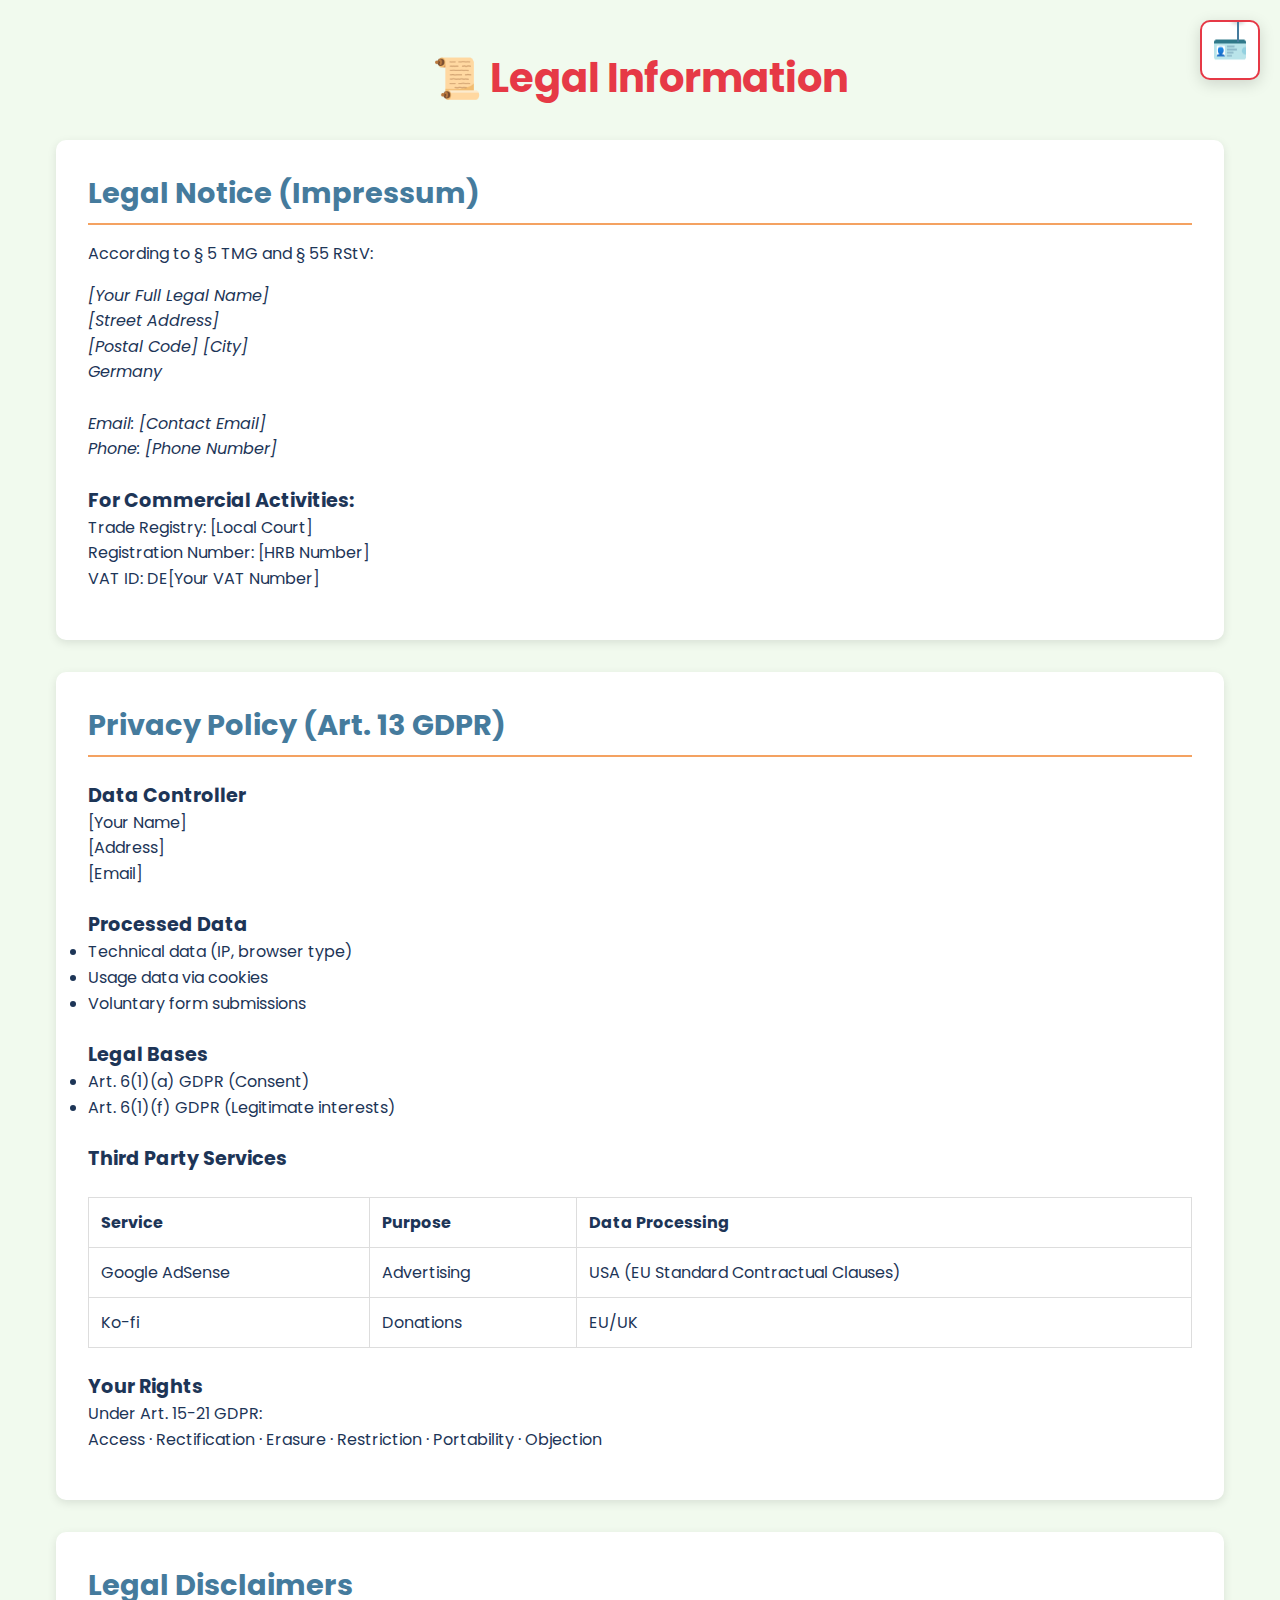
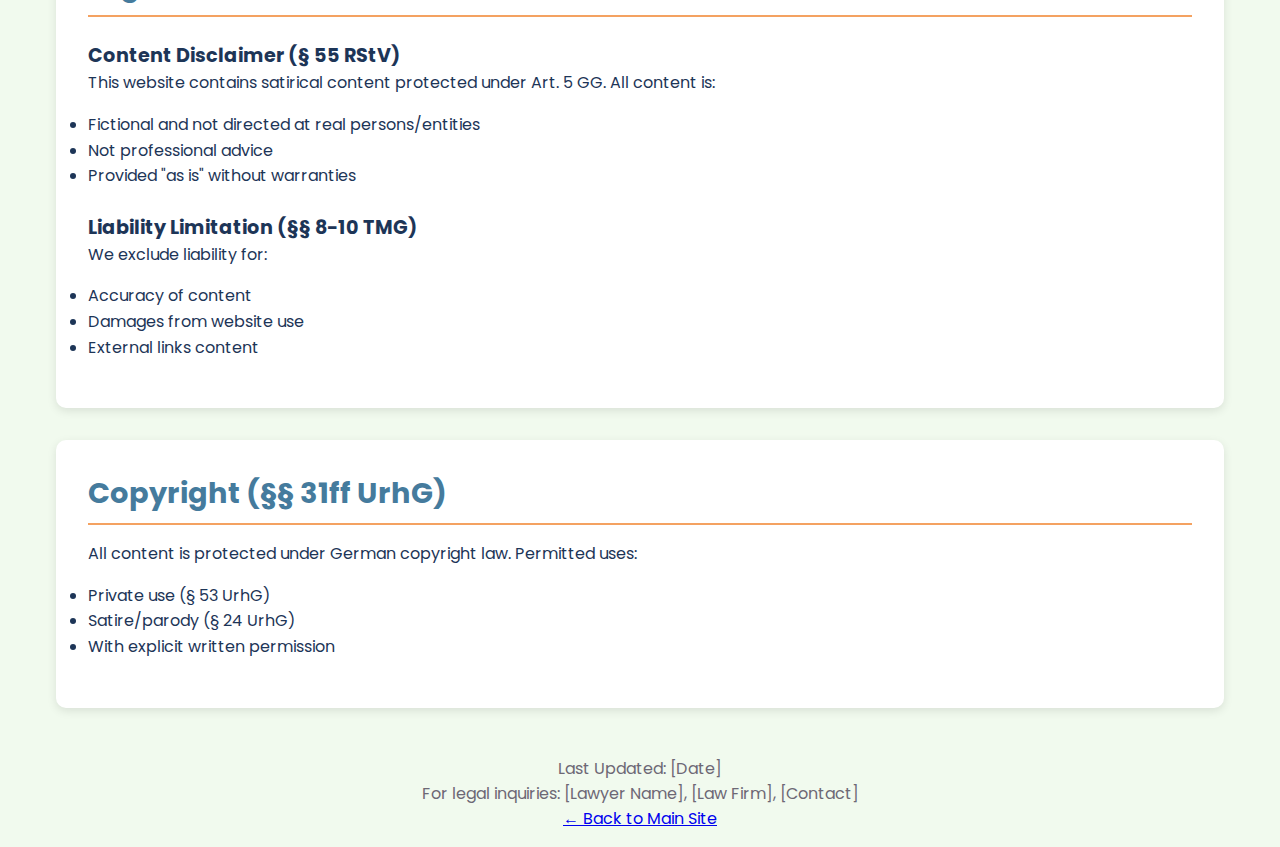
<file: Legal Information.html>
<!DOCTYPE html>
<html lang="en">
<head>
    <meta charset="UTF-8">
    <meta name="viewport" content="width=device-width, initial-scale=1.0">
    <title>Legal Information - Should I Quit My Job Today</title>
    <link href="https://fonts.googleapis.com/css2?family=Poppins:wght@400;600;700&display=swap" rel="stylesheet">
    <link rel="stylesheet" href="styles.css">
    <!-- Cookie Consent -->
    <script id="Cookiebot" src="https://consent.cookiebot.com/uc.js" data-cbid="YOUR_COOKIEBOT_ID" data-blockingmode="auto" type="text/javascript"></script>
    <link rel="stylesheet" href="badge-navbar.css">
    <script src="badge-navbar.js" defer></script>

</head>
<body>
    <div class="container">
        <h1>📜 Legal Information</h1>

        <!-- Legal Notice (Impressum) -->
        <section class="legal-section">
            <h2>Legal Notice (Impressum)</h2>
            <div class="legal-content">
                <p>According to § 5 TMG and § 55 RStV:</p>
                <address>
                    [Your Full Legal Name]<br>
                    [Street Address]<br>
                    [Postal Code] [City]<br>
                    Germany<br><br>
                    Email: [Contact Email]<br>
                    Phone: [Phone Number]
                </address>

                <div class="business-details">
                    <h3>For Commercial Activities:</h3>
                    <p>Trade Registry: [Local Court]<br>
                    Registration Number: [HRB Number]<br>
                    VAT ID: DE[Your VAT Number]</p>
                </div>
            </div>
        </section>

        <!-- Privacy Policy (GDPR) -->
        <section class="legal-section">
            <h2>Privacy Policy (Art. 13 GDPR)</h2>
            <div class="legal-content">
                <h3>Data Controller</h3>
                <p>[Your Name]<br>
                [Address]<br>
                [Email]</p>

                <h3>Processed Data</h3>
                <ul>
                    <li>Technical data (IP, browser type)</li>
                    <li>Usage data via cookies</li>
                    <li>Voluntary form submissions</li>
                </ul>

                <h3>Legal Bases</h3>
                <ul>
                    <li>Art. 6(1)(a) GDPR (Consent)</li>
                    <li>Art. 6(1)(f) GDPR (Legitimate interests)</li>
                </ul>

                <h3>Third Party Services</h3>
                <table class="third-party-table">
                    <tr>
                        <th>Service</th>
                        <th>Purpose</th>
                        <th>Data Processing</th>
                    </tr>
                    <tr>
                        <td>Google AdSense</td>
                        <td>Advertising</td>
                        <td>USA (EU Standard Contractual Clauses)</td>
                    </tr>
                    <tr>
                        <td>Ko-fi</td>
                        <td>Donations</td>
                        <td>EU/UK</td>
                    </tr>
                </table>

                <h3>Your Rights</h3>
                <p>Under Art. 15-21 GDPR:<br>
                Access · Rectification · Erasure · Restriction · Portability · Objection</p>
            </div>
        </section>

        <!-- Legal Disclaimers -->
        <section class="legal-section">
            <h2>Legal Disclaimers</h2>
            <div class="legal-content">
                <h3>Content Disclaimer (§ 55 RStV)</h3>
                <p>This website contains satirical content protected under Art. 5 GG. All content is:</p>
                <ul>
                    <li>Fictional and not directed at real persons/entities</li>
                    <li>Not professional advice</li>
                    <li>Provided "as is" without warranties</li>
                </ul>

                <h3>Liability Limitation (§§ 8-10 TMG)</h3>
                <p>We exclude liability for:</p>
                <ul>
                    <li>Accuracy of content</li>
                    <li>Damages from website use</li>
                    <li>External links content</li>
                </ul>
            </div>
        </section>

        <!-- Copyright Notice -->
        <section class="legal-section">
            <h2>Copyright (§§ 31ff UrhG)</h2>
            <div class="legal-content">
                <p>All content is protected under German copyright law. Permitted uses:</p>
                <ul>
                    <li>Private use (§ 53 UrhG)</li>
                    <li>Satire/parody (§ 24 UrhG)</li>
                    <li>With explicit written permission</li>
                </ul>
            </div>
        </section>

        <footer class="legal-footer">
            <p>Last Updated: [Date]<br>
            For legal inquiries: [Lawyer Name], [Law Firm], [Contact]</p>
            <a href="index.html" class="button button-small">← Back to Main Site</a>
        </footer>
    </div>

    <style>
        .legal-section {
            margin: 2rem 0;
            background: white;
            border-radius: 10px;
            padding: 2rem;
            box-shadow: 0 3px 10px rgba(0,0,0,0.1);
        }

        .third-party-table {
            width: 100%;
            border-collapse: collapse;
            margin: 1.5rem 0;
        }

        .third-party-table th, 
        .third-party-table td {
            border: 1px solid #ddd;
            padding: 12px;
            text-align: left;
        }

        .legal-footer {
            text-align: center;
            margin-top: 3rem;
            color: var(--light-text);
        }

        @media (max-width: 768px) {
            .legal-section {
                padding: 1rem;
            }
            
            .third-party-table {
                display: block;
                overflow-x: auto;
            }
        }
    </style>

<div class="badge-nav-container">
    <div class="employee-badge" id="employeeBadge">
        <div class="badge-lanyard"></div>
        <div class="badge-flip">
            <div class="badge-icon">🪪</div>
            <div class="badge-content">
                <div class="badge-photo">
                    <span class="badge-photo-emoji">😎</span>
                </div>
                <div class="badge-header">
                    <h3 class="badge-title">EMPLOYEE NAVIGATION</h3>
                    <p class="badge-subtitle">ShouldIQuitMyJob.Today Corp.</p>
                </div>
                <ul class="clearance-nav">
                    <li class="clearance-item">
                        <a href="index.html" class="clearance-link" id="home-link">
                            <span class="clearance-icon">🏠</span>
                            <span>Decision Maker</span>
                            <span class="clearance-level level-basic">BASIC</span>
                        </a>
                    </li>
                    <li class="clearance-item">
                        <a href="career-calculator.html" class="clearance-link" id="calculator-link">
                            <span class="clearance-icon">📊</span>
                            <span>Career Calculator</span>
                            <span class="clearance-level level-medium">LEVEL 2</span>
                        </a>
                    </li>
                    <li class="clearance-item">
                        <a href="future-predictor.html" class="clearance-link" id="predictor-link">
                            <span class="clearance-icon">🔮</span>
                            <span>Future Predictor</span>
                            <span class="clearance-level level-high">LEVEL 3</span>
                        </a>
                    </li>
                    <li class="clearance-item">
                        <a href="resignation-letter.html" class="clearance-link" id="letter-link">
                            <span class="clearance-icon">📝</span>
                            <span>Resignation Letter</span>
                            <span class="clearance-level level-top">TOP SECRET</span>
                        </a>
                    </li>
                </ul>
                <div class="badge-settings">
                    <h3 class="badge-settings-title">Display Settings</h3>
                    <div class="badge-setting-item">
                        <span>Dark Mode</span>
                        <label class="switch">
                            <input type="checkbox" id="themeToggle">
                            <span class="slider"></span>
                        </label>
                    </div>
                </div>
                <div class="badge-footer">
                    ID#: QT-2025-ESC | Expires: Never
                </div>
                <div class="badge-detail"></div>
            </div>
        </div>
    </div>
</div>


</body>
</html>
</file>
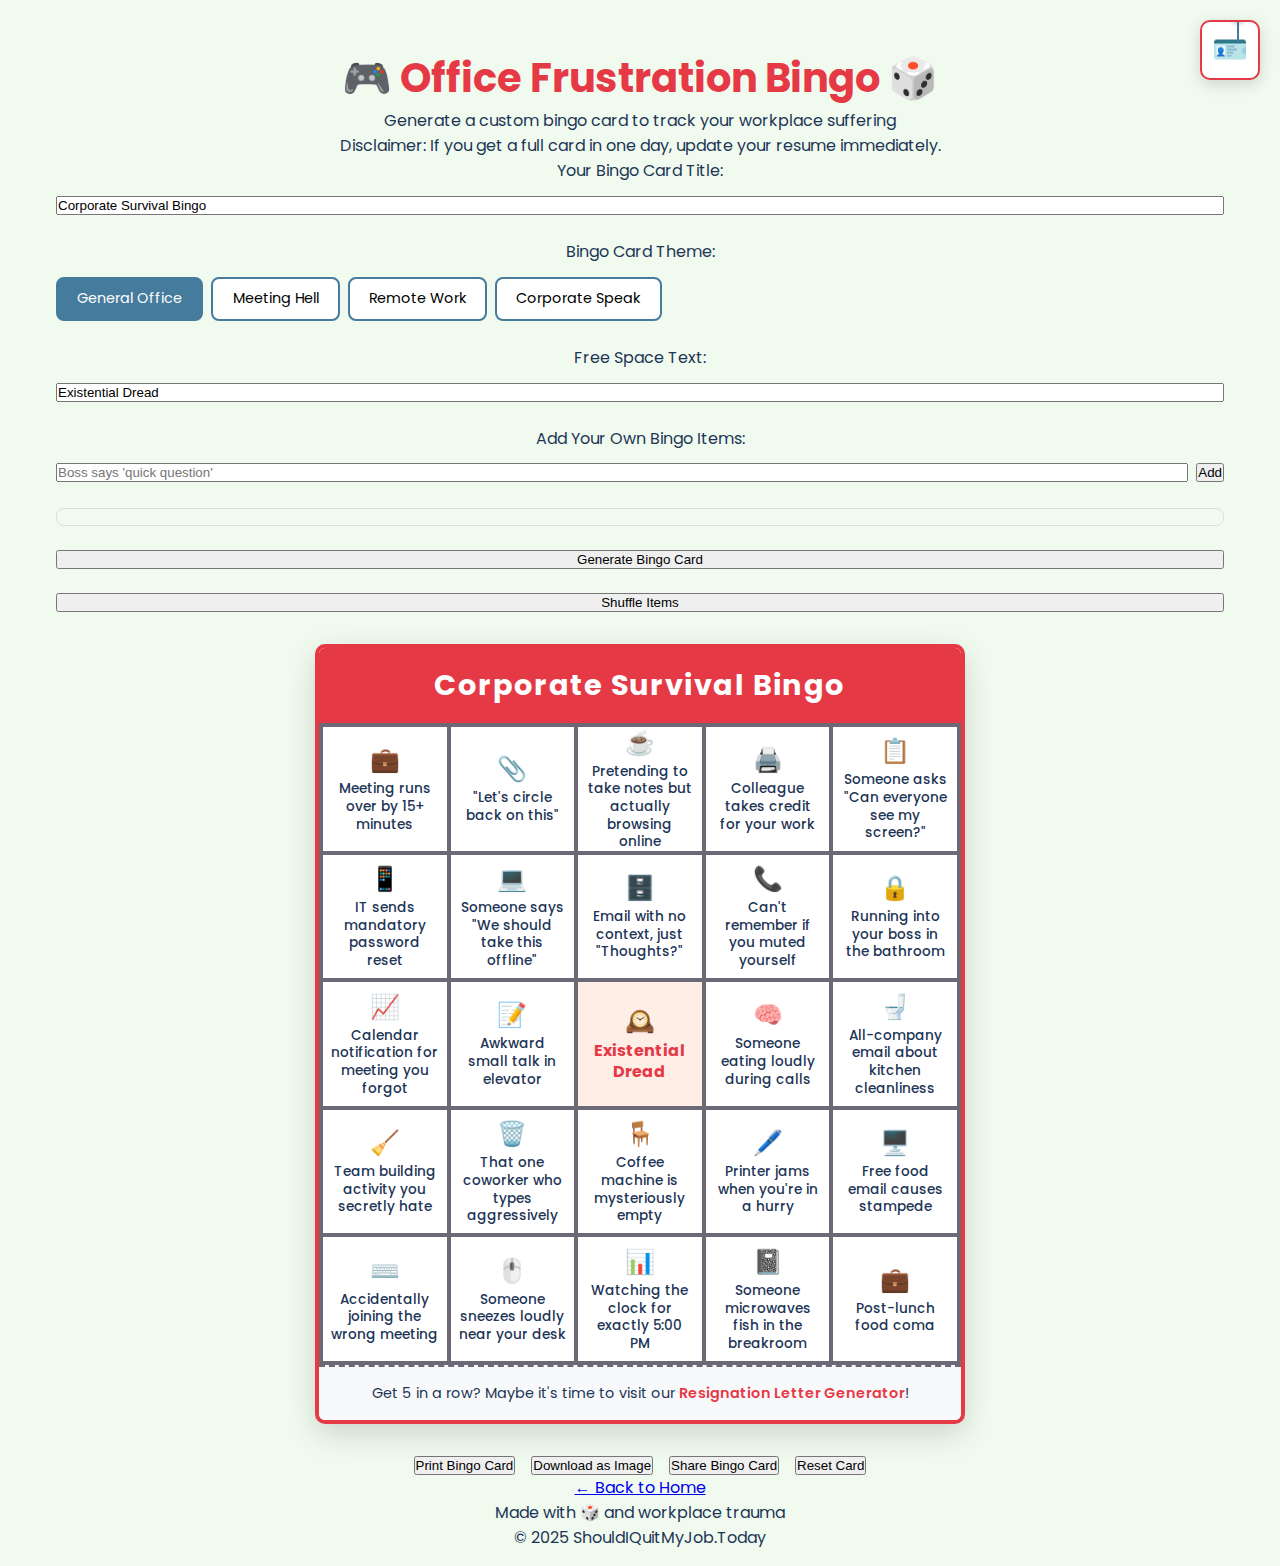
<file: office-bingo.html>
<!DOCTYPE html>
<html lang="en">
<head>
    <meta charset="UTF-8">
    <meta name="viewport" content="width=device-width, initial-scale=1.0">
    <meta name="description" content="Generate a custom workplace bingo card - track your daily office frustrations!">
    
    <!-- Favicon and Theme Color -->
    <meta name="theme-color" content="#E63946">
    
    <!-- Social Media Tags -->
    <meta property="og:title" content="Office Bingo Generator - Should I Quit My Job Today">
    <meta property="og:description" content="Track your daily workplace frustrations with a custom bingo card. Get five in a row? Maybe it's resignation time!">
    <meta property="og:type" content="website">
    <meta name="twitter:card" content="summary_large_image">
    
    <title>Office Bingo Generator - Should I Quit My Job Today</title>
    <link href="https://fonts.googleapis.com/css2?family=Poppins:wght@400;600;700&display=swap" rel="stylesheet">
    <link rel="stylesheet" href="styles.css">
    <link rel="stylesheet" href="badge-navbar.css">
    <link rel="stylesheet" href="bingo-styles.css">
    <script src="badge-navbar.js" defer></script>
    <script src="Office Bingo Generator.js"></script>
    
</head>
<body>
    <div class="container">
        <h1>🎮 Office Frustration Bingo 🎲</h1>
        <p class="subheader">Generate a custom bingo card to track your workplace suffering</p>
        <p class="disclaimer">Disclaimer: If you get a full card in one day, update your resume immediately.</p>
        
        <div class="card">
            <div class="bingo-controls">
                <div class="control-group">
                    <label for="cardTitle">Your Bingo Card Title:</label>
                    <input type="text" id="cardTitle" class="form-input" placeholder="My Workplace Nightmare" value="Corporate Survival Bingo">
                </div>
                
                <div class="control-group">
                    <label>Bingo Card Theme:</label>
                    <div class="theme-buttons">
                        <button class="theme-btn active" data-theme="general">General Office</button>
                        <button class="theme-btn" data-theme="meetings">Meeting Hell</button>
                        <button class="theme-btn" data-theme="remote">Remote Work</button>
                        <button class="theme-btn" data-theme="corporate">Corporate Speak</button>
                    </div>
                </div>
                
                <div class="control-group">
                    <label for="freeSpaceText">Free Space Text:</label>
                    <input type="text" id="freeSpaceText" class="form-input" placeholder="FREE SPACE" value="Existential Dread">
                </div>
                
                <div class="control-group custom-items-section">
                    <label>Add Your Own Bingo Items:</label>
                    <div class="custom-items-container">
                        <input type="text" class="form-input custom-item-input" placeholder="Boss says 'quick question'">
                        <button id="addCustomItem" class="button button-small">Add</button>
                    </div>
                    <div id="customItemsList" class="custom-items-list"></div>
                </div>
                
                <button id="generateBtn" class="button button-accent">Generate Bingo Card</button>
                <button id="regenerateBtn" class="button">Shuffle Items</button>
            </div>
            
            <div id="bingoCardContainer" class="bingo-card-container">
                <div class="bingo-card-header">
                    <h2 id="cardTitleDisplay">Corporate Survival Bingo</h2>
                </div>
                
                <div class="bingo-grid" id="bingoGrid">
                    <!-- Bingo cells will be generated here -->
                </div>
                
                <div class="bingo-card-footer">
                    <p>Get 5 in a row? Maybe it's time to visit our <a href="resignation-letter.html">Resignation Letter Generator</a>!</p>
                </div>
            </div>
            
            <div class="bingo-actions">
                <button id="printBtn" class="button button-small">Print Bingo Card</button>
                <button id="downloadBtn" class="button button-small">Download as Image</button>
                <button id="shareBtn" class="button button-small">Share Bingo Card</button>
                <button id="resetBtn" class="button button-small">Reset Card</button>
            </div>
        </div>
        
        <div class="actions">
            <a href="index.html" class="button button-small">← Back to Home</a>
        </div>
    </div>
    
    <footer>
        <p>Made with 🎲 and workplace trauma</p>
        <p>© 2025 ShouldIQuitMyJob.Today</p>
    </footer>
    
    <!-- Office Badge Navbar -->
    <div class="badge-nav-container">
        <div class="employee-badge" id="employeeBadge">
            <div class="badge-lanyard"></div>
            <div class="badge-flip">
                <div class="badge-icon">🪪</div>
                <div class="badge-content">
                    <div class="badge-photo">
                        <span class="badge-photo-emoji">😎</span>
                    </div>
                    <div class="badge-header">
                        <h3 class="badge-title">EMPLOYEE NAVIGATION</h3>
                        <p class="badge-subtitle">ShouldIQuitMyJob.Today Corp.</p>
                    </div>
                    <ul class="clearance-nav">
                        <li class="clearance-item">
                            <a href="index.html" class="clearance-link" id="home-link">
                                <span class="clearance-icon">🏠</span>
                                <span>Decision Maker</span>
                                <span class="clearance-level level-basic">BASIC</span>
                            </a>
                        </li>
                        <li class="clearance-item">
                            <a href="career-calculator.html" class="clearance-link" id="calculator-link">
                                <span class="clearance-icon">📊</span>
                                <span>Career Calculator</span>
                                <span class="clearance-level level-medium">LEVEL 2</span>
                            </a>
                        </li>
                        <li class="clearance-item">
                            <a href="future-predictor.html" class="clearance-link" id="predictor-link">
                                <span class="clearance-icon">🔮</span>
                                <span>Future Predictor</span>
                                <span class="clearance-level level-high">LEVEL 3</span>
                            </a>
                        </li>
                        <li class="clearance-item">
                            <a href="resignation-letter.html" class="clearance-link" id="letter-link">
                                <span class="clearance-icon">📝</span>
                                <span>Resignation Letter</span>
                                <span class="clearance-level level-top">TOP SECRET</span>
                            </a>
                        </li>
                        <li class="clearance-item">
                            <a href="office-bingo.html" class="clearance-link" id="bingo-link">
                                <span class="clearance-icon">🎮</span>
                                <span>Office Bingo</span>
                                <span class="clearance-level level-medium">LEVEL 2</span>
                            </a>
                        </li>
                    </ul>
                    <div class="badge-settings">
                        <h3 class="badge-settings-title">Display Settings</h3>
                        <div class="badge-setting-item">
                            <span>Dark Mode</span>
                            <label class="switch">
                                <input type="checkbox" id="themeToggle">
                                <span class="slider"></span>
                            </label>
                        </div>
                    </div>
                    <div class="badge-footer">
                        ID#: QT-2025-ESC | Expires: Never
                    </div>
                    <div class="badge-detail"></div>
                </div>
            </div>
        </div>
    </div>

    <!-- Add html2canvas library for image export -->
    <script src="https://html2canvas.hertzen.com/dist/html2canvas.min.js"></script>
    
    
</body>
</html>
</file>
<file: styles.css>
/* styles.css */
* { margin: 0; padding: 0; box-sizing: border-box; }


:root {
    --primary: #E63946; /* Vibrant red */
    --secondary: #457B9D; /* Deep blue */
    --accent: #F4A261; /* Warm orange */
    --background: #F1FAEE; /* Soft mint */
    --text: #1D3557; /* Navy blue */
    --light-text: #6D6875; /* Muted purple */
    --card-bg: #FFFFFF;
    --shadow: rgba(29, 53, 87, 0.1);
    --space-lg: 2rem;
    --space-md: 1.5rem;
    
    /* New gradients */
    --gradient-primary: linear-gradient(135deg, #E63946 0%, #F4A261 100%);
    --gradient-accent: linear-gradient(45deg, #457B9D 0%, #2A9D8F 100%);
}

body {
    background: var(--background);
    font-family: 'Poppins', sans-serif;
    min-height: 100vh;
    display: flex;
    flex-direction: column;
    align-items: center;
    text-align: center;
    padding: 1rem;
    color: var(--text);
    transition: background 0.3s, color 0.3s;
}

.container {
    max-width: 1200px;
    width: 100%;
    margin: 0 auto;
    padding: 0 1rem;
}

h1 {
    font-size: 2.5rem;
    font-weight: 700;
    margin-top: 2rem;
    color: var(--primary);
}

.subtitle {
    font-size: 1.1rem;
    color: var(--light-text);
    margin-bottom: 2rem;
}

/* Main Button (index.html) */
.cta-button {
    background: var(--gradient-primary);
    border: none;
    color: white;
    padding: 1.5rem 3rem;
    font-size: 1.5rem;
    font-weight: 700;
    border-radius: 12px;
    cursor: pointer;
    box-shadow: 0 10px 20px rgba(230, 57, 70, 0.4);
    transition: all 0.3s ease;
    text-transform: uppercase;
    letter-spacing: 1px;
    margin-top: 2rem;
    outline: none;
}

.cta-button:hover:not(:disabled) {
    box-shadow: 0 15px 30px rgba(230, 57, 70, 0.6);
    transform: translateY(-3px);
}

.cta-button:active:not(:disabled) {
    transform: translateY(0);
    box-shadow: 0 5px 10px rgba(230, 57, 70, 0.3);
}

.cta-button:disabled {
    background: #ccc;
    cursor: not-allowed;
    box-shadow: none;
    opacity: 0.7;
}

/* Result Box Styling (index.html) */
#result-box {
    margin-top: var(--space-lg);
    min-height: 100px;
    padding: var(--space-md);
    border-radius: 15px;
    background: var(--card-bg);
    box-shadow: 0 8px 15px var(--shadow);
    display: flex;
    flex-direction: column;
    justify-content: center;
    align-items: center;
    opacity: 0;
    transform: translateY(20px);
    transition: opacity 0.5s ease, transform 0.5s ease;
    max-width: 600px;
    margin-left: auto;
    margin-right: auto;
    text-align: center;
}

#result-box.visible {
    opacity: 1;
    transform: translateY(0);
}

#result-box p {
    font-size: 1.8rem;
    font-weight: 700;
    color: var(--primary);
    line-height: 1.4;
}

/* Footer Links */
.footer-links {
    margin-top: 4rem;
    padding-bottom: 2rem;
    font-size: 0.9rem;
}
.footer-link {
    color: var(--light-text);
    text-decoration: none;
    transition: color 0.3s;
}
.footer-link:hover {
    color: var(--primary);
    text-decoration: underline;
}


/* --- DARK MODE THEME --- */

body.dark-theme {
    --background: #1e2430; /* Darker blue/grey */
    --text: #f1faee;
    --light-text: #A8DADC;
    --card-bg: #2a3447;
    --shadow: rgba(0, 0, 0, 0.5);
    
    background-color: var(--background);
    color: var(--text);
}

body.dark-theme h1 {
    color: var(--primary);
}

body.dark-theme .subtitle {
    color: var(--light-text);
}

body.dark-theme #result-box {
    background: var(--card-bg);
    box-shadow: 0 8px 15px var(--shadow);
}

body.dark-theme .footer-link {
    color: var(--light-text);
}


/* --- EMPLOYEE BADGE (Navigation/Settings) --- */

.employee-badge-container {
    position: fixed;
    bottom: 20px;
    right: 20px;
    z-index: 1000;
}

.employee-badge {
    cursor: pointer;
    width: 120px;
    height: 190px;
    perspective: 1000px;
}

.badge-flip {
    position: relative;
    width: 100%;
    height: 100%;
    transition: transform 0.6s;
    transform-style: preserve-3d;
}

.employee-badge:hover .badge-flip {
    transform: rotateY(10deg);
}

.employee-badge.expanded {
    width: 300px; /* Full size */
    height: 500px;
    z-index: 1001;
    cursor: default;
}

.employee-badge.expanded .badge-flip {
    transform: rotateY(0) !important;
}

.badge-face {
    position: absolute;
    width: 100%;
    height: 100%;
    -webkit-backface-visibility: hidden;
    backface-visibility: hidden;
    border-radius: 15px;
    box-shadow: 0 5px 15px var(--shadow);
    display: flex;
    flex-direction: column;
    align-items: center;
    padding: 1rem;
    transition: all 0.3s ease;
    text-align: center;
}

/* Badge Front (ID Card) */
.badge-front {
    background: var(--card-bg);
    border: 3px solid var(--secondary);
}

.badge-header {
    width: 100%;
    display: flex;
    justify-content: space-between;
    align-items: center;
    margin-bottom: 0.5rem;
}

.badge-status {
    font-size: 0.6rem;
    font-weight: 700;
    color: var(--secondary);
    letter-spacing: 1px;
}

.badge-level {
    font-size: 0.6rem;
    font-weight: 700;
    padding: 2px 5px;
    border-radius: 5px;
}

.badge-photo {
    width: 60px;
    height: 60px;
    border-radius: 50%;
    background-color: var(--background);
    border: 3px solid var(--accent);
    display: flex;
    justify-content: center;
    align-items: center;
    margin-bottom: 0.5rem;
}

.badge-photo-emoji {
    font-size: 1.5rem;
}

.badge-name {
    font-size: 1rem;
    font-weight: 700;
    color: var(--text);
    margin: 0;
}

.badge-title {
    font-size: 0.75rem;
    color: var(--light-text);
    margin-top: 0;
}

.badge-team {
    font-size: 0.7rem;
    padding: 2px 8px;
    background-color: rgba(69, 123, 157, 0.1);
    color: var(--secondary);
    border-radius: 5px;
    margin-top: 0.5rem;
}

.badge-footer {
    position: absolute;
    bottom: 10px;
    left: 0;
    right: 0;
    font-size: 0.6rem;
    color: var(--light-text);
    padding: 0 1rem;
}

/* Badge Back (Navigation Menu) */
.badge-back {
    background: var(--secondary);
    transform: rotateY(180deg);
    color: white;
    justify-content: flex-start;
    padding: 1.5rem 1rem;
}

.employee-badge.expanded .badge-back {
    transform: rotateY(0deg) !important;
}

.badge-nav-title {
    font-size: 1.4rem;
    font-weight: 700;
    border-bottom: 2px solid var(--accent);
    padding-bottom: 0.5rem;
    width: 100%;
    margin-bottom: 1rem;
    text-align: left;
}

.clearance-list {
    list-style: none;
    width: 100%;
    padding: 0;
    margin-bottom: 2rem;
}

.clearance-item {
    margin-bottom: 0.5rem;
    transition: transform 0.2s ease;
}

.clearance-item:hover {
    transform: translateX(5px);
}

.clearance-link {
    display: flex;
    align-items: center;
    justify-content: space-between;
    text-decoration: none;
    color: white;
    padding: 0.5rem;
    border-radius: 8px;
    transition: background-color 0.2s;
    font-size: 0.95rem;
}

.clearance-link.active {
    background-color: rgba(255, 255, 255, 0.2);
}

.clearance-link:hover {
    background-color: rgba(255, 255, 255, 0.1);
}

.clearance-icon {
    font-size: 1.1rem;
    margin-right: 0.5rem;
    flex-shrink: 0;
}

.clearance-link span:nth-child(2) {
    flex-grow: 1;
    text-align: left;
}

.clearance-level {
    font-size: 0.7rem;
    padding: 3px 8px;
    border-radius: 15px;
    font-weight: 600;
    flex-shrink: 0;
}

/* Clearance Level Colors */
.level-basic { background-color: #D1E7DD; color: #0f5132; }
.level-medium { background-color: #FFF3CD; color: #664d03; }
.level-high { background-color: #F8D7DA; color: #842029; }
.level-top { background-color: #CFF4FC; color: #055160; }

/* Dark Mode Clearance Level Overrides */
body.dark-theme .level-basic {
    background-color: rgba(209, 231, 221, 0.2);
    color: #b3e0c5;
}

body.dark-theme .level-medium {
    background-color: rgba(255, 243, 205, 0.2);
    color: #ffe69c;
}

body.dark-theme .level-high {
    background-color: rgba(248, 215, 218, 0.2);
    color: #f5c2c7;
}

body.dark-theme .level-top {
    background-color: rgba(207, 244, 252, 0.2);
    color: #9eeaf9;
}


/* Badge settings (Toggle Switch) */
.badge-settings {
    width: 100%;
    border-top: 1px solid rgba(255, 255, 255, 0.2);
    padding-top: 1rem;
    margin-bottom: 2.5rem;
}

.badge-settings-title {
    font-size: 1rem;
    font-weight: 600;
    margin-bottom: 0.5rem;
    text-align: left;
}

.badge-setting-item {
    display: flex;
    justify-content: space-between;
    align-items: center;
    font-size: 0.95rem;
}

/* The switch - the box around the slider */
.switch {
    position: relative;
    display: inline-block;
    width: 40px;
    height: 20px;
}

/* Hide default HTML checkbox */
.switch input {
    opacity: 0;
    width: 0;
    height: 0;
}

/* The slider */
.slider {
    position: absolute;
    cursor: pointer;
    top: 0;
    left: 0;
    right: 0;
    bottom: 0;
    background-color: #ccc;
    transition: .4s;
    border-radius: 20px;
}

.slider:before {
    position: absolute;
    content: "";
    height: 14px;
    width: 14px;
    left: 3px;
    bottom: 3px;
    background-color: white;
    transition: .4s;
    border-radius: 50%;
}

input:checked + .slider {
    background-color: var(--accent);
}

input:checked + .slider:before {
    transform: translateX(20px);
}

/* Form Elements (resignation-letter.html) */
.form-section {
    max-width: 700px;
    margin: 2rem auto;
    padding: var(--space-md);
    background: var(--card-bg);
    border-radius: 15px;
    box-shadow: 0 5px 15px var(--shadow);
}

.form-group {
    margin-bottom: 1.5rem;
    text-align: left;
}

.form-group label {
    display: block;
    font-weight: 600;
    margin-bottom: 0.5rem;
    color: var(--text);
}

.form-group input,
.form-group select,
.form-group textarea {
    width: 100%;
    padding: 0.75rem;
    border: 2px solid #ddd;
    border-radius: 8px;
    font-size: 1rem;
    color: var(--text);
    background-color: var(--background);
    transition: border-color 0.3s ease, box-shadow 0.3s ease;
    outline: none;
}

.form-group input:focus,
.form-group select:focus,
.form-group textarea:focus {
    border-color: var(--primary);
    box-shadow: 0 0 0 3px rgba(230, 57, 70, 0.2);
    background-color: var(--card-bg);
}

.form-group textarea {
    min-height: 150px;
    resize: vertical;
}

.button-group {
    display: flex;
    justify-content: center;
    gap: 1rem;
}

.action-button {
    background: var(--secondary);
    border: none;
    color: white;
    padding: 0.75rem 1.5rem;
    font-size: 1rem;
    font-weight: 600;
    border-radius: 8px;
    cursor: pointer;
    transition: background-color 0.3s ease, transform 0.2s ease, opacity 0.3s;
}

.action-button:hover:not(:disabled) {
    background-color: #3b6680; /* Darker secondary */
    transform: translateY(-1px);
}

.action-button.primary-action {
    background: var(--primary);
}

.action-button.primary-action:hover:not(:disabled) {
    background: #d43240; /* Darker primary */
}

.action-button:disabled {
    background: #aaa;
    opacity: 0.6;
    cursor: not-allowed;
}


/* Generated Letter Preview */
#letter-preview-container {
    margin-top: 2rem;
    padding: 2rem;
    background: #fff; /* Always white for a document look, even in dark mode */
    border-radius: 5px;
    box-shadow: 0 5px 20px rgba(0, 0, 0, 0.1);
    text-align: left;
    max-width: 800px;
    margin-left: auto;
    margin-right: auto;
    border: 1px solid #e0e0e0;
}

#generated-letter {
    white-space: pre-wrap;
    font-family: 'Times New Roman', serif;
    font-size: 1.1rem;
    line-height: 1.8;
    color: #333; /* Dark text on white background */
}

/* Legal Information Page */
.legal-section {
    margin-bottom: 2rem;
    padding: var(--space-md);
    background: var(--card-bg);
    border-radius: 10px;
    box-shadow: 0 3px 10px var(--shadow);
    text-align: left;
}

.legal-section h2 {
    color: var(--secondary);
    border-bottom: 2px solid var(--accent);
    padding-bottom: 0.5rem;
    margin-bottom: 1rem;
    font-size: 1.8rem;
}

.legal-section h3 {
    color: var(--text);
    margin-top: 1.5rem;
    font-size: 1.2rem;
}

.legal-content p, .legal-content ul, .legal-content address {
    font-size: 1rem;
    line-height: 1.6;
    color: var(--text);
    margin-bottom: 1rem;
}

.legal-warning {
    color: var(--primary);
    padding: 1rem;
    border: 1px solid var(--primary);
    background-color: rgba(230, 57, 70, 0.05);
    border-radius: 8px;
    margin-top: 1.5rem;
}

/* Dark Mode Overrides for new elements */
body.dark-theme .form-section {
    background: #2a3447; /* Dark card BG */
    box-shadow: 0 5px 15px rgba(0, 0, 0, 0.5);
}

body.dark-theme .form-group label {
    color: var(--text);
}

body.dark-theme .form-group input,
body.dark-theme .form-group select,
body.dark-theme .form-group textarea {
    background-color: #1e2430; /* Dark input BG */
    border-color: #3f4a60;
    color: #f1faee;
}

body.dark-theme .form-group input:focus,
body.dark-theme .form-group select:focus,
body.dark-theme .form-group textarea:focus {
    border-color: var(--primary);
    box-shadow: 0 0 0 3px rgba(230, 57, 70, 0.4);
    background-color: #1e2430;
}

body.dark-theme .legal-section {
    background: #2a3447;
    box-shadow: 0 3px 10px rgba(0, 0, 0, 0.5);
}

body.dark-theme .legal-content p,
body.dark-theme .legal-content ul,
body.dark-theme .legal-content address {
    color: var(--text);
}

body.dark-theme .legal-section h2 {
    border-color: var(--accent);
    color: var(--light-text);
}

body.dark-theme .legal-warning {
    background-color: rgba(230, 57, 70, 0.2);
}

body.dark-theme #letter-preview-container {
    background: #fdfdfd; /* Keep white/off-white for document look */
    border-color: #3f4a60;
}

body.dark-theme #generated-letter {
    color: #333;
}

@media (max-width: 600px) {
    h1 {
        font-size: 2rem;
    }
    .cta-button {
        padding: 1rem 2rem;
        font-size: 1.25rem;
    }
    .employee-badge {
        width: 100px;
        height: 160px;
    }
    .employee-badge.expanded {
        width: 90vw;
        max-width: 300px;
        height: 480px;
    }
    .badge-back {
        padding: 1rem 0.5rem;
    }
    .badge-nav-title {
        font-size: 1.2rem;
    }
}
</file>
<file: badge-navbar.css>
/* badge-navbar.css - Fixed and improved styles for the employee badge navbar */
/* Main badge container */
.badge-nav-container {
    position: fixed;
    top: 20px;
    right: 20px;
    z-index: 1000; /* Ensure it's above other content */
    font-family: 'Poppins', sans-serif;
}
/* Badge styling with improved transitions */
.employee-badge {
    background: white;
    border-radius: 10px;
    box-shadow: 0 4px 15px rgba(0, 0, 0, 0.15);
    width: 60px;
    height: 60px;
    display: flex;
    justify-content: center;
    align-items: center;
    cursor: pointer;
    overflow: hidden;
    position: relative;
    border: 2px solid var(--primary);
    transition: width 0.3s cubic-bezier(0.175, 0.885, 0.32, 1.275),
                height 0.3s cubic-bezier(0.175, 0.885, 0.32, 1.275),
                background-color 0.3s ease; /* Add transition for theme change */
}
/* Expanded badge with fixed dimensions and scrolling */
.employee-badge.expanded {
    width: 280px;
    height: 450px; /* Fixed height instead of auto to prevent jumpy animation */
    max-height: 80vh; /* But constrain to viewport height */
    border-radius: 10px;
    overflow-y: auto; /* Allow scrolling if content is too tall */
}
/* Fixed animation for expanding badge */
.employee-badge.expanding {
    overflow: hidden !important; /* Ensure no scrollbar appears during animation */
}
/* Badge icon with improved positioning */
.badge-icon {
    font-size: 1.8rem;
    color: var(--primary);
    position: absolute;
    top: 50%;
    left: 50%;
    transform: translate(-50%, -50%);
    transition: all 0.3s ease;
    z-index: 2; /* Make sure icon stays above content */
}
/* Icon position when expanded */
.employee-badge.expanded .badge-icon {
    top: 30px;
    left: 30px;
    transform: translate(0, 0);
}
/* Badge content with improved visibility transition */
.badge-content {
    opacity: 0;
    visibility: hidden;
    padding: 60px 20px 30px;
    width: 100%;
    height: 100%;
    transform: translateY(20px);
    transition: opacity 0.3s ease, 
                visibility 0.3s ease, 
                transform 0.3s ease;
}
/* Expanded content visibility */
.employee-badge.expanded .badge-content {
    opacity: 1;
    visibility: visible;
    transform: translateY(0);
}
/* Badge header styling */
.badge-header {
    border-bottom: 2px dashed var(--light-text);
    padding-bottom: 10px;
    margin-bottom: 15px;
    text-align: center;
}

.badge-title {
    font-weight: 600;
    color: var(--text);
    font-size: 0.9rem;
    margin: 0 0 5px;
}

.badge-subtitle {
    color: var(--light-text);
    font-size: 0.7rem;
    margin: 0;
}

/* Navigation list styling */
.clearance-nav {
    list-style: none;
    padding: 0;
    margin: 15px 0 0 0;
}

.clearance-item {
    margin-bottom: 10px;
    position: relative;
}

/* Nav links with improved transitions */
.clearance-link {
    display: flex;
    align-items: center;
    padding: 10px;
    border-radius: 6px;
    color: var(--text);
    text-decoration: none;
    transition: all 0.2s ease, 
                background-color 0.2s ease, 
                color 0.2s ease;
    font-size: 0.95rem;
    position: relative; /* For active indicator */
}

.clearance-link:hover {
    background-color: rgba(230, 57, 70, 0.1);
    transform: translateX(5px);
}

.clearance-link.active {
    background-color: rgba(230, 57, 70, 0.15);
    border-left: 3px solid var(--primary);
    font-weight: 600;
}

.clearance-icon {
    width: 24px;
    margin-right: 10px;
    display: flex;
    justify-content: center;
    align-items: center;
    font-size: 1.2rem;
}

/* Security level badges */
.clearance-level {
    position: absolute;
    right: 10px;
    top: 50%;
    transform: translateY(-50%);
    font-size: 0.7rem;
    padding: 2px 6px;
    border-radius: 4px;
    background-color: var(--background);
    color: var(--light-text);
    transition: background-color 0.3s ease, color 0.3s ease; /* For theme transitions */
}

.level-basic {
    background-color: #d1e7dd;
    color: #0f5132;
}

.level-medium {
    background-color: #fff3cd;
    color: #664d03;
}

.level-high {
    background-color: #f8d7da;
    color: #842029;
}

.level-top {
    background-color: #cff4fc;
    color: #055160;
}

/* Settings section styling */
.badge-settings {
    margin-top: 15px;
    padding-top: 15px;
    border-top: 2px dashed var(--light-text);
}

.badge-settings-title {
    font-size: 0.9rem;
    font-weight: 600;
    color: var(--text);
    margin-bottom: 10px;
}

.badge-setting-item {
    display: flex;
    align-items: center;
    justify-content: space-between;
    margin: 10px 0;
    font-size: 0.85rem;
}

/* Badge footer with better spacing */
.badge-footer {
    margin-top: 15px;
    padding: 10px 0;
    font-size: 0.7rem;
    color: var(--light-text);
    text-align: center;
    border-top: 1px dashed var(--light-text);
}

/* Badge lanyard decoration */
.badge-lanyard {
    position: absolute;
    top: -10px;
    left: 30px;
    width: 12px;
    height: 10px;
    background-color: var(--secondary);
    border-radius: 3px;
    box-shadow: 0 2px 4px rgba(0, 0, 0, 0.2);
    z-index: 1;
}

.badge-lanyard:after {
    content: '';
    position: absolute;
    top: 0;
    left: 50%;
    transform: translateX(-50%);
    width: 2px;
    height: 30px;
    background-color: var(--secondary);
}

/* Profile photo styling */
.badge-photo {
    position: absolute;
    width: 40px;
    height: 40px;
    border-radius: 50%;
    background-color: #f8f9fa;
    border: 1px solid #dee2e6;
    top: 15px;
    right: 20px;
    display: flex;
    justify-content: center;
    align-items: center;
    overflow: hidden;
    transition: background-color 0.3s ease; /* For theme transitions */
}

.badge-photo-emoji {
    font-size: 1.2rem;
}

/* Badge detail decoration */
.badge-detail {
    position: absolute;
    width: 40px;
    height: 10px;
    background-color: var(--primary);
    border-radius: 10px 10px 0 0;
    bottom: 0;
    left: 20px;
    transition: background-color 0.3s ease; /* For theme transitions */
}

/* Fixed toggle switch styling */
.switch {
    position: relative;
    display: inline-block;
    width: 60px;
    height: 34px;
    margin: 0 10px;
}

.switch input {
    opacity: 0;
    width: 0;
    height: 0;
}

.slider {
    position: absolute;
    cursor: pointer;
    top: 0;
    left: 0;
    right: 0;
    bottom: 0;
    background-color: #ccc;
    transition: .4s;
    border-radius: 34px;
}

.slider:before {
    position: absolute;
    content: "";
    height: 26px;
    width: 26px;
    left: 4px;
    bottom: 4px;
    background-color: white;
    transition: .4s;
    border-radius: 50%;
}

input:checked + .slider {
    background-color: var(--primary);
}

input:checked + .slider:before {
    transform: translateX(26px);
}

/* Fixed position for mobile screens */
@media (max-width: 768px) {
    .badge-nav-container {
        bottom: 20px;
        top: auto;
        right: 20px;
    }
    
    .employee-badge.expanded {
        width: 250px;
        height: auto;
        max-height: 70vh;
    }
}

/* Dark theme adjustments with improved color transitions */
body.dark-theme .employee-badge {
    background-color: #2B2D42;
    border-color: var(--primary);
}

body.dark-theme .badge-icon {
    color: var(--primary);
}

body.dark-theme .badge-content {
    color: var(--text);
}

body.dark-theme .badge-title {
    color: var(--text);
}

body.dark-theme .badge-photo {
    background-color: #3c3f58;
    border-color: #4a4e6a;
}

body.dark-theme .clearance-link {
    color: var(--text);
}

body.dark-theme .clearance-link:hover {
    background-color: rgba(230, 57, 70, 0.2);
}

body.dark-theme .clearance-link.active {
    background-color: rgba(230, 57, 70, 0.25);
}

body.dark-theme .clearance-level {
    background-color: rgba(255, 255, 255, 0.1);
}

body.dark-theme .level-basic {
    background-color: rgba(209, 231, 221, 0.2);
    color: #b3e0c5;
}

body.dark-theme .level-medium {
    background-color: rgba(255, 243, 205, 0.2);
    color: #ffe69c;
}

body.dark-theme .level-high {
    background-color: rgba(248, 215, 218, 0.2);
    color: #f5c2c7;
}

body.dark-theme .level-top {
    background-color: rgba(207, 244, 252, 0.2);
    color: #9eeaf9;
}
</file>
<file: bingo-styles.css>
/* Office Bingo Specific Styles */

/* Control Panel Styling */
.bingo-controls {
    display: flex;
    flex-direction: column;
    gap: 1.5rem;
    margin-bottom: 2rem;
}

.control-group {
    display: flex;
    flex-direction: column;
    gap: 0.8rem;
}

.theme-buttons {
    display: flex;
    flex-wrap: wrap;
    gap: 0.5rem;
}

.theme-btn {
    padding: 0.6rem 1.2rem;
    background: var(--card-bg);
    border: 2px solid var(--secondary);
    border-radius: 8px;
    font-family: 'Poppins', sans-serif;
    font-size: 0.9rem;
    cursor: pointer;
    transition: all 0.3s;
}

.theme-btn:hover {
    transform: translateY(-2px);
    box-shadow: 0 4px 8px rgba(0, 0, 0, 0.1);
}

.theme-btn.active {
    background: var(--secondary);
    color: white;
    border-color: var(--secondary);
}

.custom-items-container {
    display: flex;
    gap: 0.5rem;
}

.custom-item-input {
    flex: 1;
}

.custom-items-list {
    display: flex;
    flex-wrap: wrap;
    gap: 0.5rem;
    margin-top: 0.8rem;
    max-height: 150px;
    overflow-y: auto;
    padding: 0.5rem;
    border: 1px solid #ddd;
    border-radius: 8px;
}

.custom-item {
    background: var(--primary);
    color: white;
    padding: 0.4rem 0.8rem;
    border-radius: 20px;
    font-size: 0.85rem;
    display: flex;
    align-items: center;
    gap: 0.5rem;
}

.custom-item-remove {
    background: none;
    border: none;
    color: white;
    cursor: pointer;
    font-size: 1rem;
    line-height: 1;
    padding: 0 0.2rem;
}

/* Bingo Card Styling */
.bingo-card-container {
    margin: 2rem 0;
    display: flex;
    flex-direction: column;
    border: 4px solid var(--primary);
    border-radius: 10px;
    overflow: hidden;
    box-shadow: 0 10px 30px rgba(0, 0, 0, 0.15);
    background: white;
    max-width: 650px;
    margin: 2rem auto;
}

.bingo-card-header {
    background: var(--primary);
    color: white;
    padding: 1rem;
    text-align: center;
}

.bingo-card-header h2 {
    margin: 0;
    font-size: 1.8rem;
    font-weight: 700;
    letter-spacing: 0.05em;
    color: white;
}

.bingo-grid {
    display: grid;
    grid-template-columns: repeat(5, 1fr);
    gap: 4px;
    padding: 4px;
    background: var(--light-text);
}

.bingo-cell {
    aspect-ratio: 1;
    background: white;
    display: flex;
    justify-content: center;
    align-items: center;
    text-align: center;
    padding: 0.5rem;
    font-size: 0.85rem;
    font-weight: 500;
    cursor: pointer;
    transition: all 0.2s;
    position: relative;
    overflow: hidden;
    line-height: 1.3;
}

.bingo-cell:hover {
    background: #f8f9fa;
}

.bingo-cell.marked {
    background: #f0f9e8;
}

.bingo-cell.marked::after {
    content: '✓';
    position: absolute;
    top: 5px;
    right: 5px;
    font-size: 1rem;
    color: var(--primary);
    font-weight: bold;
}

.bingo-cell.free-space {
    background: #ffeee6;
    font-weight: 700;
    color: var(--primary);
    font-size: 1rem;
}

.bingo-cell-inner {
    display: flex;
    flex-direction: column;
    align-items: center;
    justify-content: center;
}

.cell-emoji {
    font-size: 1.5rem;
    margin-bottom: 0.3rem;
}

.bingo-card-footer {
    background: #f8f9fa;
    padding: 1rem;
    text-align: center;
    font-size: 0.9rem;
    border-top: 2px dashed var(--light-text);
}

.bingo-card-footer a {
    color: var(--primary);
    font-weight: 600;
    text-decoration: none;
}

.bingo-card-footer a:hover {
    text-decoration: underline;
}

.bingo-actions {
    display: flex;
    flex-wrap: wrap;
    gap: 1rem;
    justify-content: center;
    margin-top: 2rem;
}

/* Winning animation */
@keyframes winningPulse {
    0% { transform: scale(1); }
    50% { transform: scale(1.05); }
    100% { transform: scale(1); }
}

.winning-line {
    animation: winningPulse 1s infinite;
}

/* Print styles */
@media print {
    body * {
        visibility: hidden;
    }
    
    .bingo-card-container, .bingo-card-container * {
        visibility: visible;
    }
    
    .bingo-card-container {
        position: absolute;
        left: 0;
        top: 0;
        width: 100%;
        box-shadow: none;
    }
    
    .bingo-cell.marked::after {
        display: none;
    }
    
    .bingo-cell {
        background: white !important;
        color: black !important;
    }
    
    .bingo-card-header {
        background: white !important;
        border-bottom: 2px solid black;
    }
    
    .bingo-card-header h2 {
        color: black !important;
    }
    
    .bingo-card-footer {
        border-top: 2px solid black;
        background: white !important;
    }
    
    .bingo-grid {
        background: black !important;
    }
}

/* Dark theme adjustments */
body.dark-theme .bingo-card-container {
    background: var(--card-bg);
    border-color: var(--primary);
}

body.dark-theme .bingo-cell {
    background: #2B2D42;
    color: var(--text);
    border: 1px solid #3c3f58;
}

body.dark-theme .bingo-cell:hover {
    background: #32354d;
}

body.dark-theme .bingo-cell.marked {
    background: #2a3b32;
}

body.dark-theme .bingo-cell.free-space {
    background: #3d2a2c;
}

body.dark-theme .bingo-card-footer {
    background: #232536;
    border-top: 2px dashed #3c3f58;
}

body.dark-theme .theme-btn {
    background: #2B2D42;
    border-color: var(--secondary);
    color: var(--text);
}

body.dark-theme .theme-btn.active {
    background: var(--secondary);
    color: white;
}

body.dark-theme .custom-items-list {
    border-color: #3c3f58;
    background: #2B2D42;
}

/* Responsive adjustments */
@media (max-width: 768px) {
    .bingo-card-container {
        max-width: 100%;
    }
    
    .bingo-cell {
        font-size: 0.7rem;
        padding: 0.3rem;
    }
    
    .cell-emoji {
        font-size: 1.2rem;
    }
    
    .bingo-card-header h2 {
        font-size: 1.5rem;
    }
    
    .bingo-actions {
        flex-direction: column;
    }
    
    .bingo-actions .button {
        width: 100%;
    }
    
    .theme-buttons {
        flex-direction: column;
    }
}

/* Confetti animation for bingo win */
.confetti-piece {
    position: absolute;
    width: 10px;
    height: 30px;
    background: #ffd700;
    top: 0;
    opacity: 0;
}

.confetti-piece:nth-child(1) {
    left: 7%;
    transform: rotate(-40deg);
    animation: makeItRain 1000ms infinite ease-out;
    animation-delay: 182ms;
    animation-duration: 1116ms;
}

.confetti-piece:nth-child(2) {
    left: 14%;
    transform: rotate(4deg);
    animation: makeItRain 1000ms infinite ease-out;
    animation-delay: 161ms;
    animation-duration: 1076ms;
}

.confetti-piece:nth-child(3) {
    left: 21%;
    transform: rotate(-51deg);
    animation: makeItRain 1000ms infinite ease-out;
    animation-delay: 481ms;
    animation-duration: 1103ms;
}

.confetti-piece:nth-child(4) {
    left: 28%;
    transform: rotate(61deg);
    animation: makeItRain 1000ms infinite ease-out;
    animation-delay: 334ms;
    animation-duration: 708ms;
}

.confetti-piece:nth-child(5) {
    left: 35%;
    transform: rotate(-52deg);
    animation: makeItRain 1000ms infinite ease-out;
    animation-delay: 302ms;
    animation-duration: 776ms;
}

@keyframes makeItRain {
    from {
        opacity: 0;
    }
    
    50% {
        opacity: 1;
    }
    
    to {
        transform: translateY(350px);
    }
}

/* ShareModal Styling */
.share-modal {
    position: fixed;
    top: 0;
    left: 0;
    width: 100%;
    height: 100%;
    background: rgba(0, 0, 0, 0.7);
    display: flex;
    justify-content: center;
    align-items: center;
    z-index: 1001;
    opacity: 0;
    visibility: hidden;
    transition: all 0.3s;
}

.share-modal.show {
    opacity: 1;
    visibility: visible;
}

.share-modal-content {
    background: white;
    padding: 2rem;
    border-radius: 10px;
    max-width: 500px;
    width: 90%;
    position: relative;
    transform: translateY(20px);
    opacity: 0;
    transition: all 0.3s;
}

.share-modal.show .share-modal-content {
    transform: translateY(0);
    opacity: 1;
}

.share-modal-close {
    position: absolute;
    top: 1rem;
    right: 1rem;
    background: none;
    border: none;
    font-size: 1.5rem;
    cursor: pointer;
    color: var(--light-text);
}

.share-modal-title {
    margin-bottom: 1.5rem;
    color: var(--primary);
}

.share-options {
    display: flex;
    flex-wrap: wrap;
    gap: 1rem;
    margin-bottom: 1.5rem;
}

.share-link-container {
    display: flex;
    margin-top: 1rem;
}

.share-link-input {
    flex: 1;
    padding: 0.8rem;
    border: 2px solid var(--secondary);
    border-radius: 8px 0 0 8px;
    font-family: 'Poppins', sans-serif;
}

.copy-link-btn {
    padding: 0.8rem 1.2rem;
    background: var(--secondary);
    color: white;
    border: none;
    border-radius: 0 8px 8px 0;
    cursor: pointer;
    font-family: 'Poppins', sans-serif;
}

body.dark-theme .share-modal-content {
    background: var(--card-bg);
    color: var(--text);
}

body.dark-theme .share-link-input {
    background: #2B2D42;
    color: var(--text);
    border-color: var(--secondary);
}
</file>
